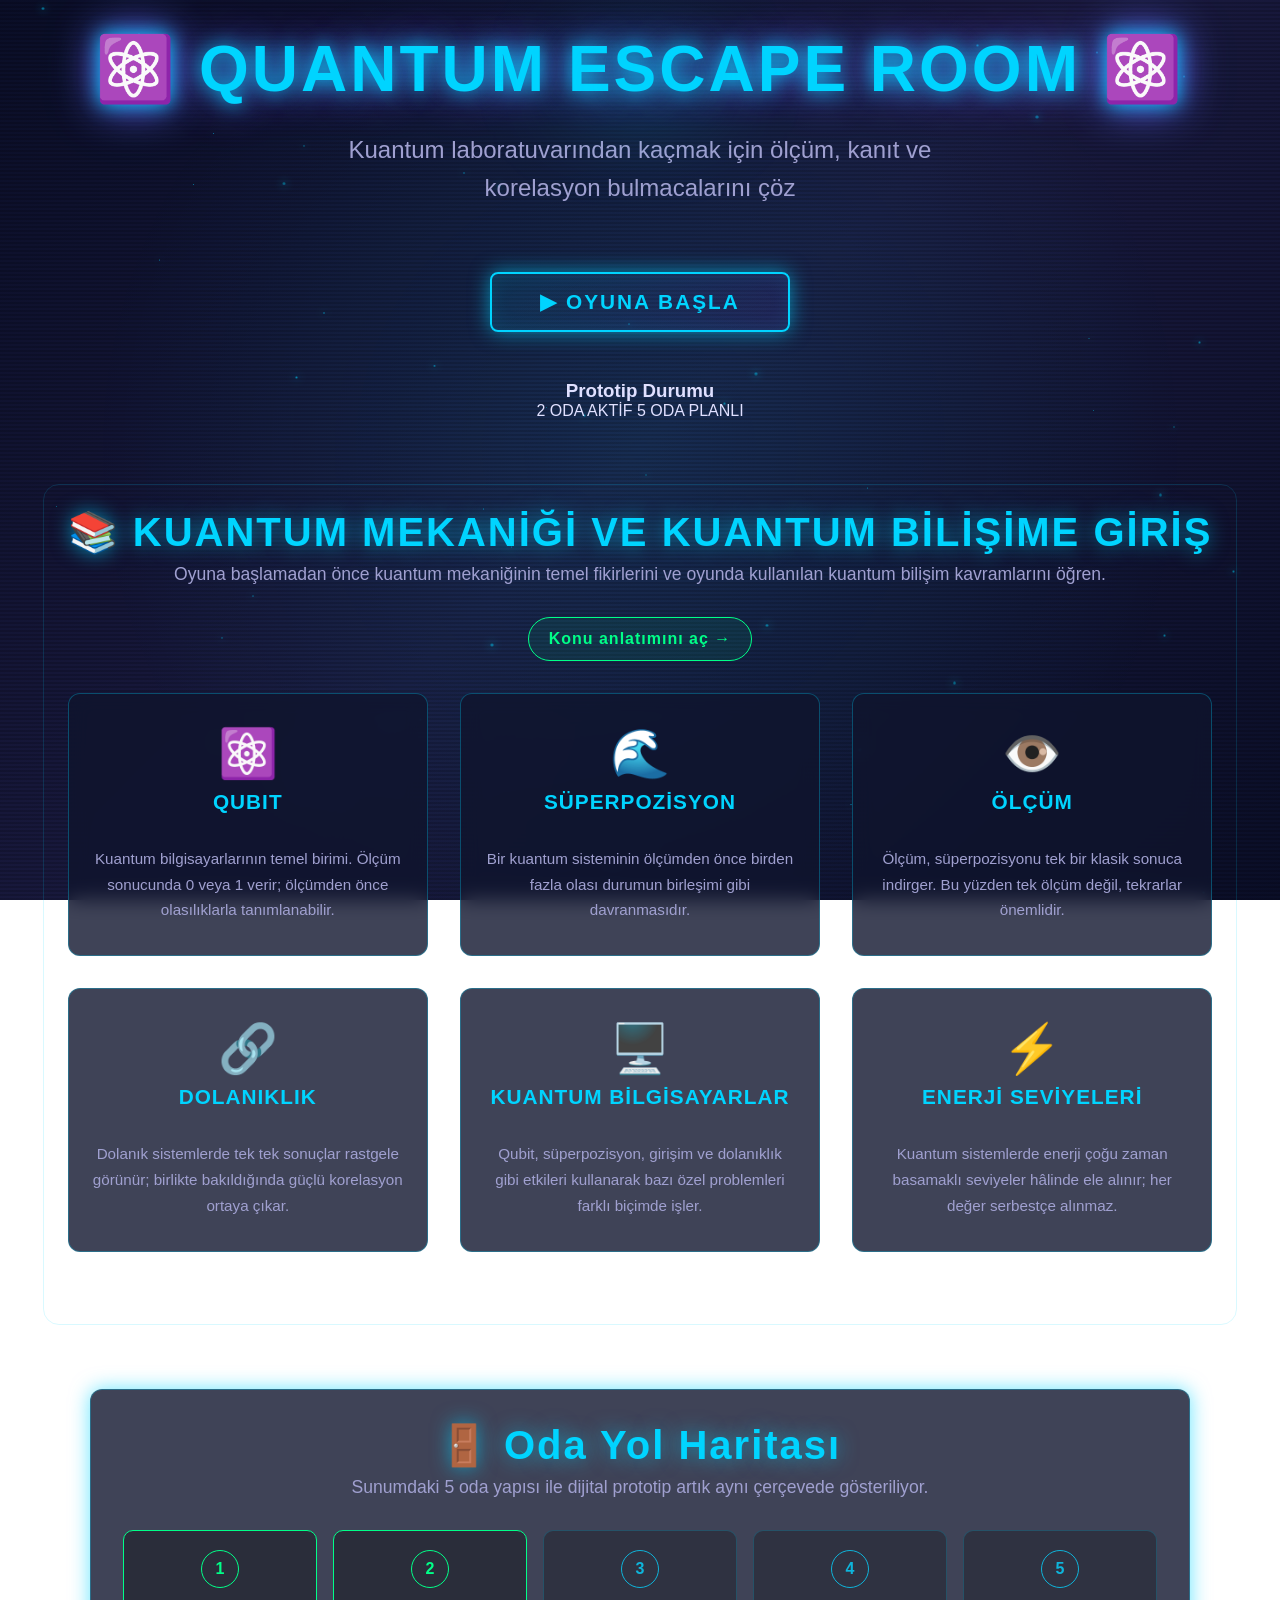
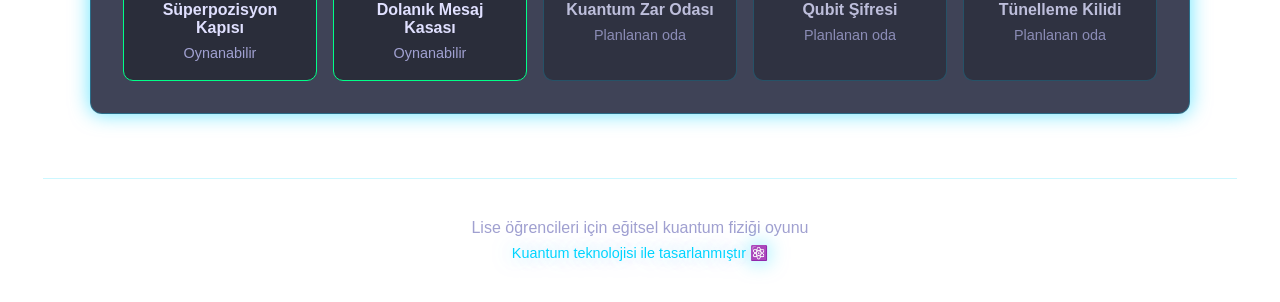
<file: index.html>
<!DOCTYPE html>
<html lang="tr">

<head>
    <meta charset="UTF-8">
    <meta name="viewport" content="width=device-width, initial-scale=1.0">
    <title>Quantum Escape Room - Kuantum Laboratuvarından Kaçış</title>
    <link rel="stylesheet" href="style.css">
</head>

<body>
    <div class="background-effects">
        <div class="particles-container" id="particlesContainer"></div>
        <div class="background-glow"></div>
        <div class="scan-lines"></div>
    </div>

    <div class="main-container">
        <div class="home-screen">
            <div class="header-section">
                <div class="logo-container">
                    <h1 class="main-title">⚛️ QUANTUM ESCAPE ROOM ⚛️</h1>
                    <div class="title-glow"></div>
                </div>
                <p class="subtitle">Kuantum laboratuvarından kaçmak için ölçüm, kanıt ve korelasyon bulmacalarını çöz
                </p>
            </div>

            <div class="cta-section">
                <button class="btn-play" onclick="startGame()">
                    <span class="btn-text">▶ OYUNA BAŞLA</span>
                    <div class="btn-glow"></div>
                </button>
            </div>

            <div class="prototype-notice-top">
                <h3>Prototip Durumu</h3>
                <div class="prototype-badges">
                    <span class="prototype-badge active">2 ODA AKTİF</span>
                    <span class="prototype-badge">5 ODA PLANLI</span>
                </div>
            </div>

            <div class="quantum-intro clickable-intro" onclick="goBasics()" role="button" tabindex="0"
                aria-label="Temel kuantum fiziği konu anlatımına git">
                <h2 class="section-title">📚 KUANTUM MEKANİĞİ VE KUANTUM BİLİŞİME GİRİŞ</h2>
                <p class="section-desc">
                    Oyuna başlamadan önce kuantum mekaniğinin temel fikirlerini ve oyunda kullanılan kuantum bilişim
                    kavramlarını öğren.
                </p>
                <span class="learn-more-pill">Konu anlatımını aç →</span>

                <div class="cards-grid" onclick="event.stopPropagation()">
                    <a class="concept-card concept-card-link" href="quantum-basics.html#qubit">
                        <div class="card-header">
                            <div class="card-icon">⚛️</div>
                            <h3>QUBIT</h3>
                        </div>
                        <p>Kuantum bilgisayarlarının temel birimi. Ölçüm sonucunda 0 veya 1 verir; ölçümden önce
                            olasılıklarla tanımlanabilir.</p>
                    </a>

                    <a class="concept-card concept-card-link" href="quantum-basics.html#superposition">
                        <div class="card-header">
                            <div class="card-icon">🌊</div>
                            <h3>SÜPERPOZİSYON</h3>
                        </div>
                        <p>Bir kuantum sisteminin ölçümden önce birden fazla olası durumun birleşimi gibi davranmasıdır.
                        </p>
                    </a>

                    <a class="concept-card concept-card-link" href="quantum-basics.html#measurement">
                        <div class="card-header">
                            <div class="card-icon">👁️</div>
                            <h3>ÖLÇÜM</h3>
                        </div>
                        <p>Ölçüm, süperpozisyonu tek bir klasik sonuca indirger. Bu yüzden tek ölçüm değil, tekrarlar
                            önemlidir.</p>
                    </a>

                    <a class="concept-card concept-card-link" href="quantum-basics.html#entanglement">
                        <div class="card-header">
                            <div class="card-icon">🔗</div>
                            <h3>DOLANIKLIK</h3>
                        </div>
                        <p>Dolanık sistemlerde tek tek sonuçlar rastgele görünür; birlikte bakıldığında güçlü korelasyon
                            ortaya çıkar.</p>
                    </a>

                    <a class="concept-card concept-card-link" href="quantum-basics.html#quantum-computers">
                        <div class="card-header">
                            <div class="card-icon">🖥️</div>
                            <h3>KUANTUM BİLGİSAYARLAR</h3>
                        </div>
                        <p>Qubit, süperpozisyon, girişim ve dolanıklık gibi etkileri kullanarak bazı özel problemleri
                            farklı biçimde işler.</p>
                    </a>

                    <a class="concept-card concept-card-link" href="quantum-basics.html#energy">
                        <div class="card-header">
                            <div class="card-icon">⚡</div>
                            <h3>ENERJİ SEVİYELERİ</h3>
                        </div>
                        <p>Kuantum sistemlerde enerji çoğu zaman basamaklı seviyeler hâlinde ele alınır; her değer
                            serbestçe alınmaz.</p>
                    </a>
                </div>
            </div>

            <div class="roadmap-section">
                <h2 class="section-title">🚪 Oda Yol Haritası</h2>
                <p class="section-desc">Sunumdaki 5 oda yapısı ile dijital prototip artık aynı çerçevede gösteriliyor.
                </p>
                <div class="roadmap-grid">
                    <div class="roadmap-card playable"><span>1</span>
                        <h4>Süperpozisyon Kapısı</h4>
                        <p>Oynanabilir</p>
                    </div>
                    <div class="roadmap-card playable"><span>2</span>
                        <h4>Dolanık Mesaj Kasası</h4>
                        <p>Oynanabilir</p>
                    </div>
                    <div class="roadmap-card locked"><span>3</span>
                        <h4>Kuantum Zar Odası</h4>
                        <p>Planlanan oda</p>
                    </div>
                    <div class="roadmap-card locked"><span>4</span>
                        <h4>Qubit Şifresi</h4>
                        <p>Planlanan oda</p>
                    </div>
                    <div class="roadmap-card locked"><span>5</span>
                        <h4>Tünelleme Kilidi</h4>
                        <p>Planlanan oda</p>
                    </div>
                </div>
            </div>

            <div class="footer-info">
                <p>Lise öğrencileri için eğitsel kuantum fiziği oyunu</p>
                <p class="footer-credit">Kuantum teknolojisi ile tasarlanmıştır ⚛️</p>
            </div>
        </div>
    </div>

    <script src="script.js"></script>
</body>

</html>
</file>
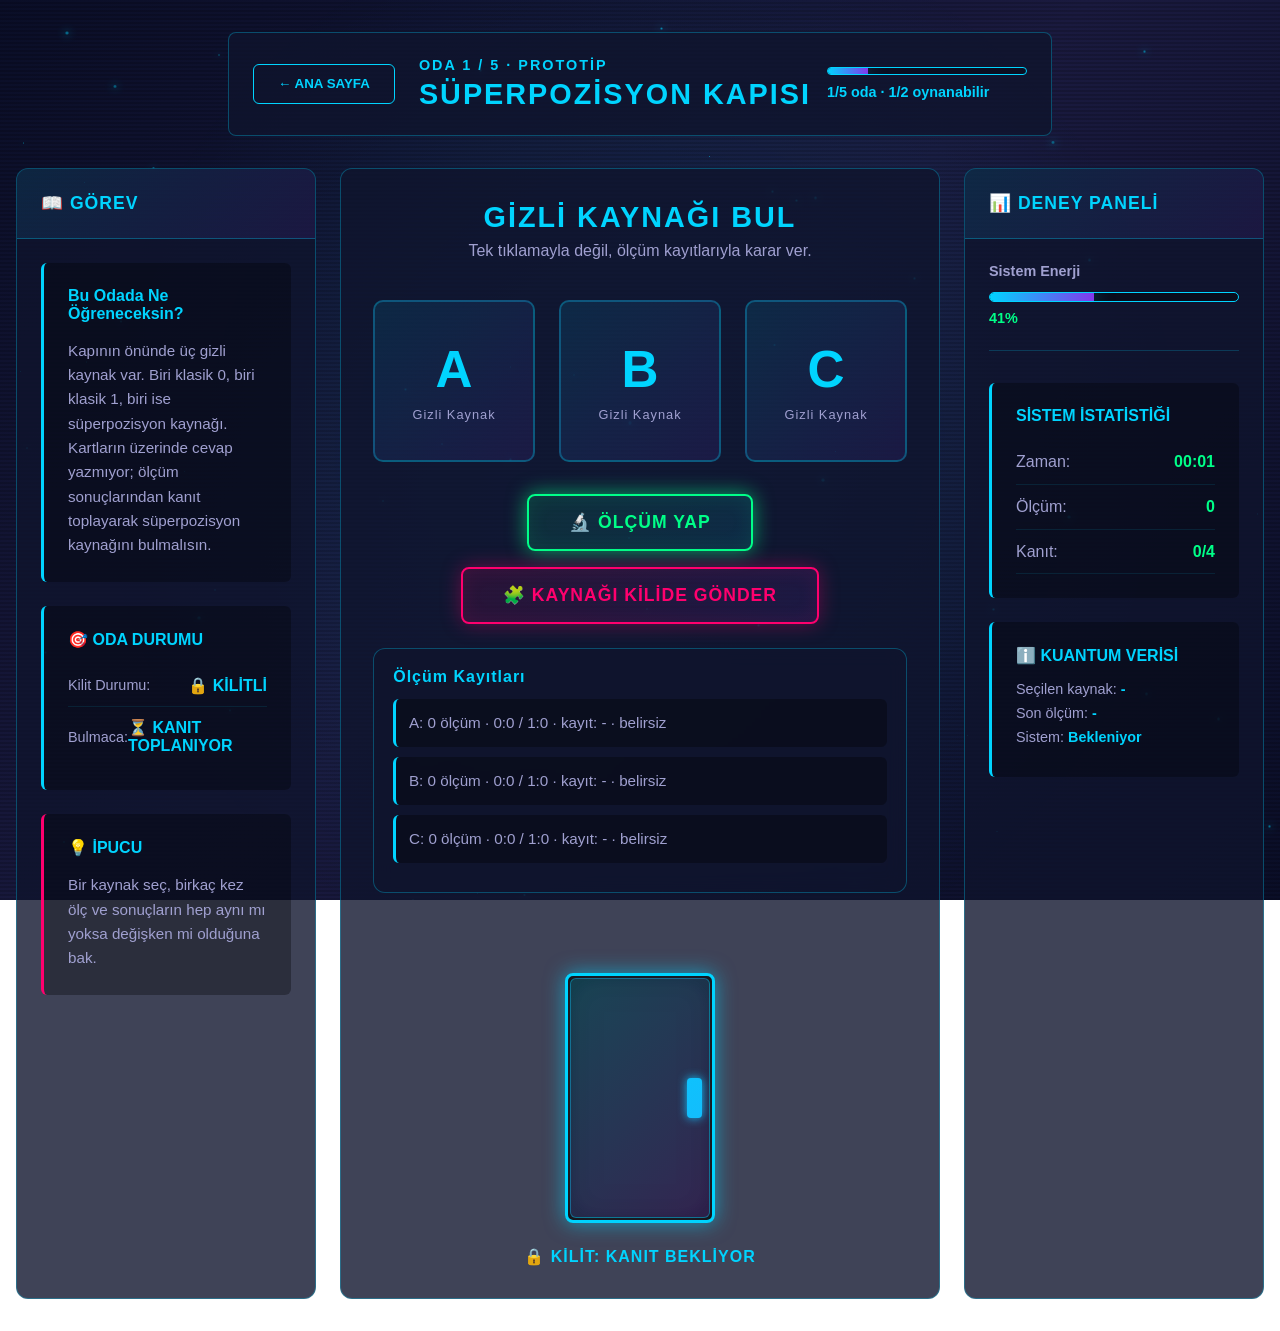
<file: final.html>
<!DOCTYPE html>
<html lang="tr">
<head>
    <meta charset="UTF-8">
    <meta name="viewport" content="width=device-width, initial-scale=1.0">
    <title>Final - Tebrikler | Quantum Escape Room</title>
    <link rel="stylesheet" href="style.css">
</head>
<body>
    <div class="background-effects">
        <div class="particles-container" id="particlesContainer"></div>
        <div class="background-glow"></div>
        <div class="scan-lines"></div>
    </div>

    <div class="main-container">
        <div class="final-screen">
            <div class="celebration-header">
                <h1 class="celebration-title">🎉 TEBRİKLER! 🎉</h1>
                <p class="celebration-subtitle">Oynanabilir Prototipi Başarıyla Tamamladın!</p>
                <div class="confetti" id="confetti"></div>
            </div>

            <div class="results-container">
                <div class="result-card">
                    <h2>🏆 OYUN BAŞARIYLA TAMAMLANDI</h2>
                    
                    <div class="achievement-section">
                        <h3>Oda Durumu</h3>
                        <div class="achievement-list">
                            <div class="achievement-item completed">
                                <span class="achievement-icon">✓</span>
                                <span class="achievement-text">Oda 1 - Süperpozisyon Kapısı · Oynandı</span>
                            </div>
                            <div class="achievement-item completed">
                                <span class="achievement-icon">✓</span>
                                <span class="achievement-text">Oda 2 - Dolanık Mesaj Kasası · Oynandı</span>
                            </div>
                            <div class="achievement-item planned">
                                <span class="achievement-icon">⌛</span>
                                <span class="achievement-text">Oda 3 - Kuantum Zar Odası · Yol haritası</span>
                            </div>
                            <div class="achievement-item planned">
                                <span class="achievement-icon">⌛</span>
                                <span class="achievement-text">Oda 4 - Qubit Şifresi · Yol haritası</span>
                            </div>
                            <div class="achievement-item planned">
                                <span class="achievement-icon">⌛</span>
                                <span class="achievement-text">Oda 5 - Kuantum Tünelleme Kilidi · Yol haritası</span>
                            </div>
                        </div>
                    </div>

                    <div class="learning-summary">
                        <h3>📚 Öğrendiğin Kuantum Kavramları</h3>
                        
                        <div class="concept-summary">
                            <div class="summary-item">
                                <span class="summary-icon">⚛️</span>
                                <h4>QUBIT</h4>
                                <p>Ölçüm sonucunda 0 veya 1 veren, ölçümden önce olasılıksal kuantum durumuyla tanımlanan bilgi birimi.</p>
                            </div>

                            <div class="summary-item">
                                <span class="summary-icon">🌊</span>
                                <h4>SÜPERPOZİSYON</h4>
                                <p>Tek doğru kart değil; tekrar ölçümlerde ortaya çıkan olasılıklı davranış.</p>
                            </div>

                            <div class="summary-item">
                                <span class="summary-icon">👁️</span>
                                <h4>ÖLÇÜM</h4>
                                <p>Qubit ölçüldüğünde tek klasik sonuç alınır. Bu yüzden deney kayıtları ve tekrarlar önemlidir.</p>
                            </div>

                            <div class="summary-item">
                                <span class="summary-icon">🔗</span>
                                <h4>DOLANIKLIK</h4>
                                <p>Tek sonuçtan değil, iki sistemin sonuçları birlikte karşılaştırıldığında görülen korelasyondan anlaşılır.</p>
                            </div>
                        </div>
                    </div>
                </div>
            </div>

            <div class="final-actions">
                <button class="btn-play" onclick="restartGame()">
                    <span class="btn-text">🔄 OYUNU TEKRAR OYNA</span>
                    <div class="btn-glow"></div>
                </button>
                <button class="btn-play secondary" onclick="goHome()">
                    <span class="btn-text">🏠 ANA SAYFAYA DÖN</span>
                    <div class="btn-glow"></div>
                </button>
            </div>

            <div class="final-footer">
                <p>Kuantum fiziğini sevdin mi? Temel konu anlatımı sayfasından tekrar çalışabilirsin. ⚛️</p>
            </div>
        </div>
    </div>

    <script src="script.js"></script>
    <script>
        function createConfetti() {
            const confettiContainer = document.getElementById('confetti');
            if (!confettiContainer) return;
            for (let i = 0; i < 50; i++) {
                const confettiPiece = document.createElement('div');
                confettiPiece.className = 'confetti-piece';
                confettiPiece.style.left = Math.random() * 100 + '%';
                confettiPiece.style.delay = Math.random() * 0.5 + 's';
                confettiContainer.appendChild(confettiPiece);
            }
        }

        window.addEventListener('load', createConfetti);
    </script>
</body>
</html>
</file>
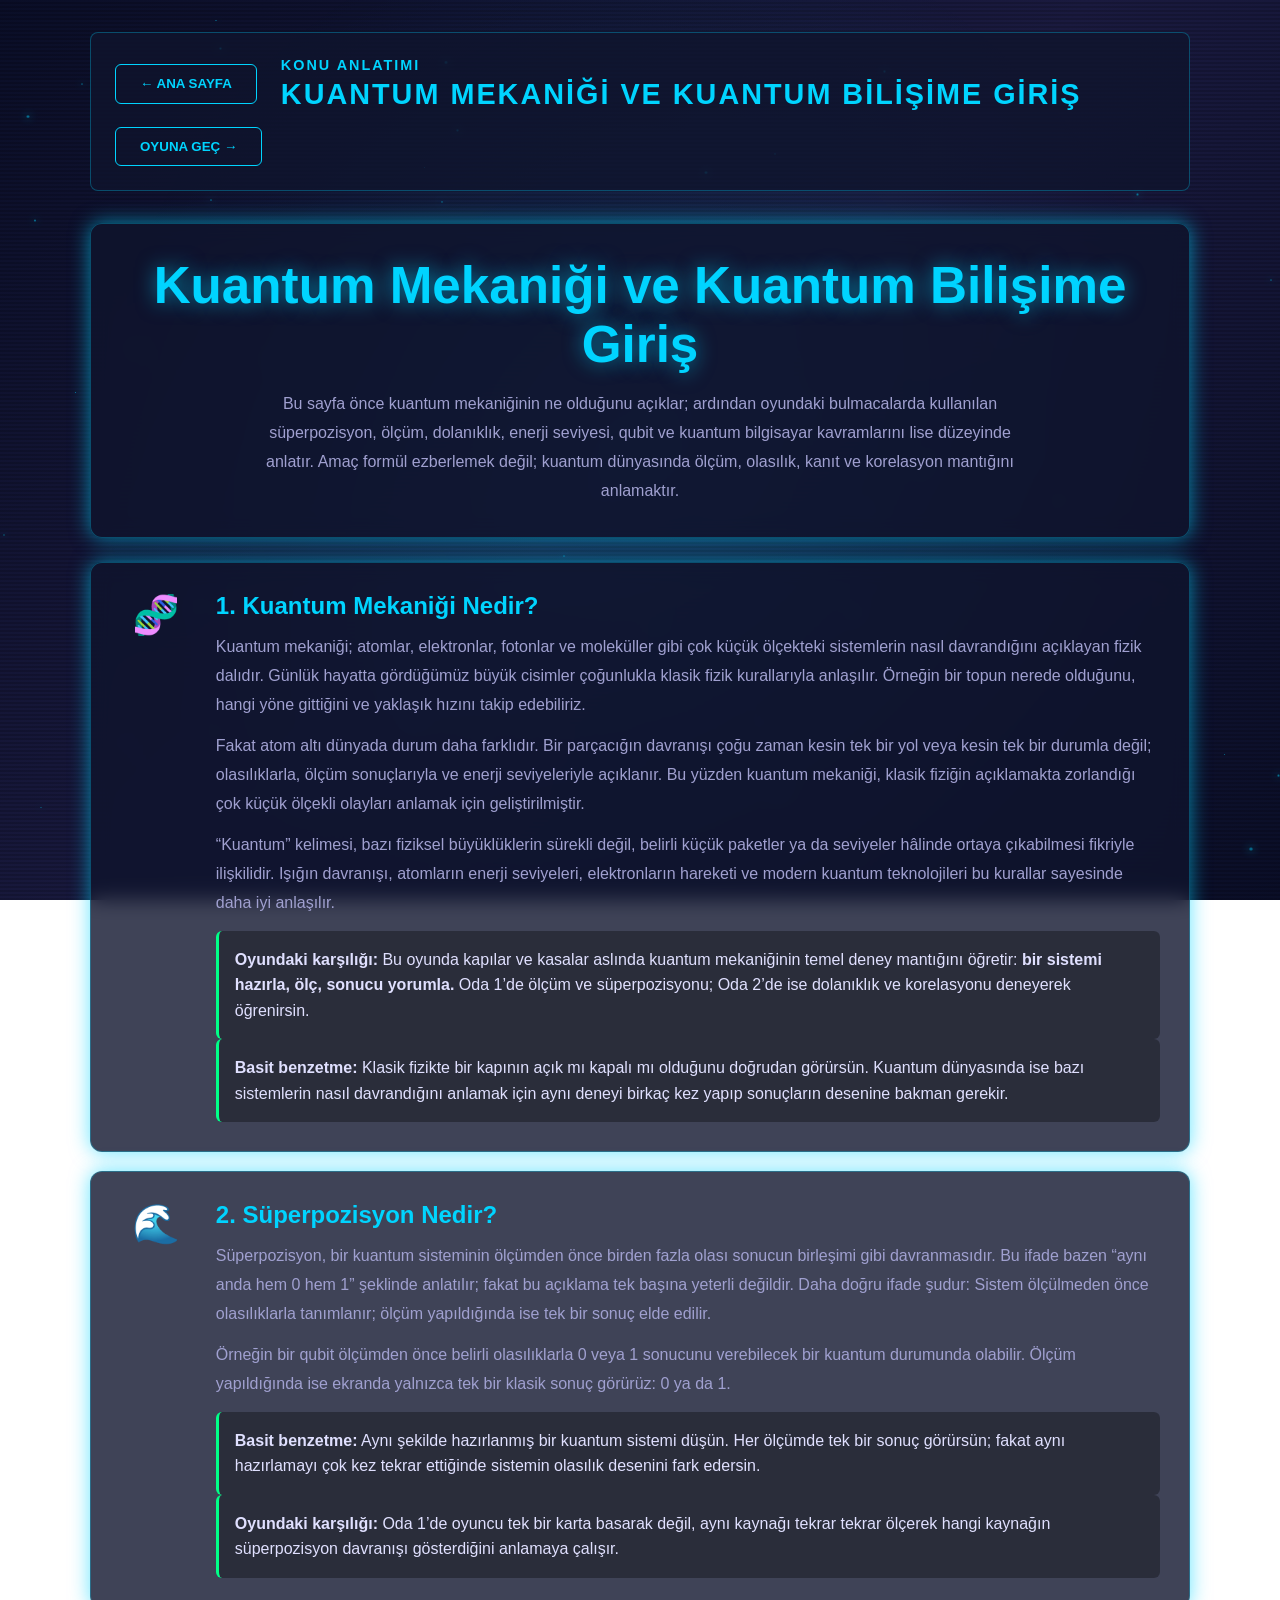
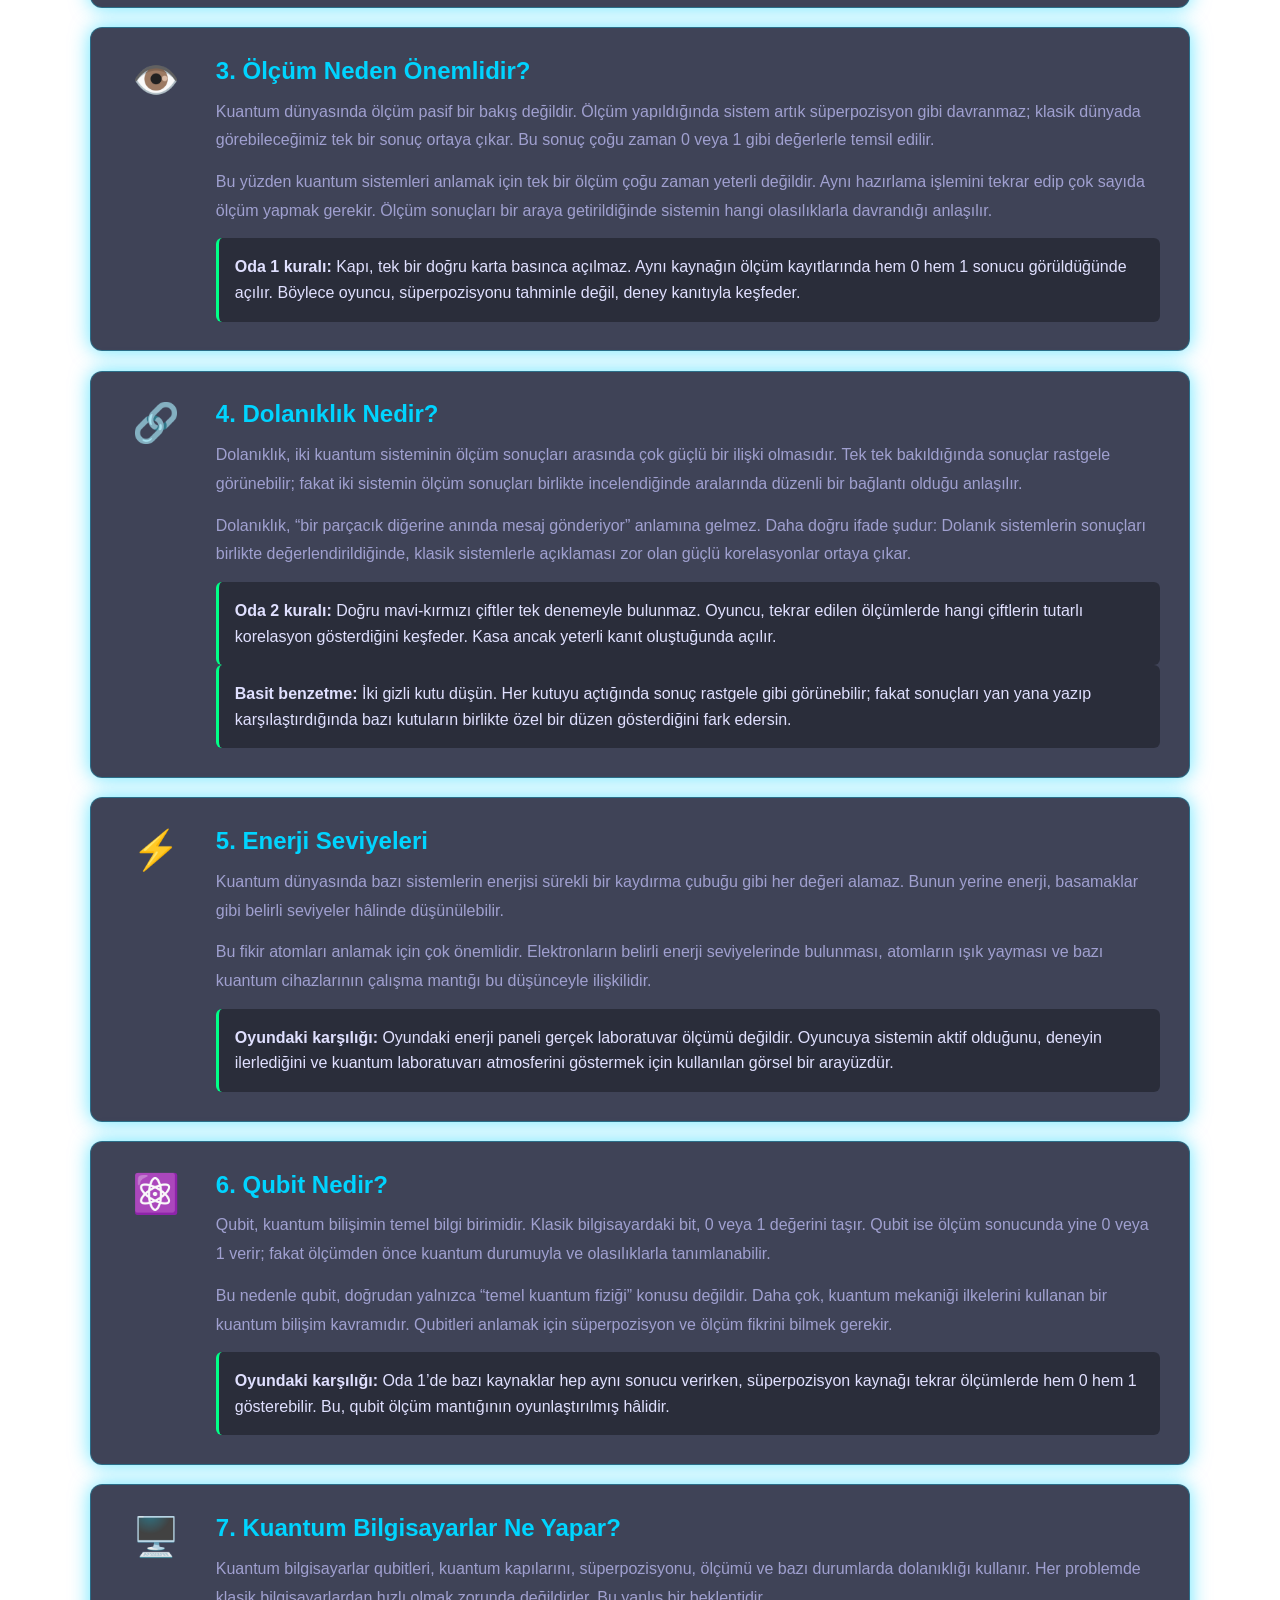
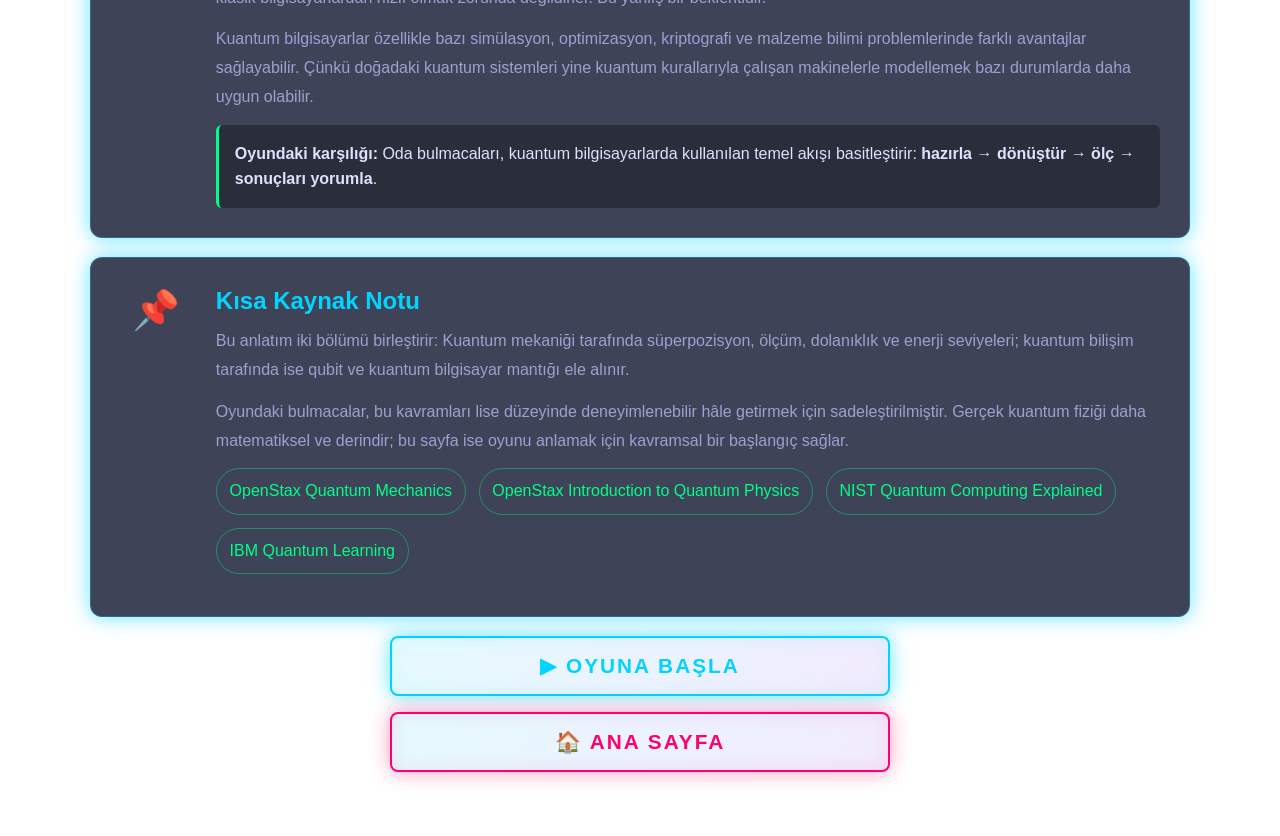
<file: quantum-basics.html>
<!DOCTYPE html>
<html lang="tr">
<head>
    <meta charset="UTF-8">
    <meta name="viewport" content="width=device-width, initial-scale=1.0">
    <title>Kuantum Mekaniği ve Kuantum Bilişime Giriş | Quantum Escape Room</title>
    <link rel="stylesheet" href="style.css">
</head>
<body>
    <div class="background-effects">
        <div class="particles-container" id="particlesContainer"></div>
        <div class="background-glow"></div>
        <div class="scan-lines"></div>
    </div>

    <div class="main-container learning-container">
        <div class="learning-page">

            <!-- Header -->
            <div class="game-header learning-header">
                <div class="header-left">
                    <button class="btn-back" onclick="goHome()">← ANA SAYFA</button>
                    <div class="room-title">
                        <span class="room-badge">KONU ANLATIMI</span>
                        <h2>KUANTUM MEKANİĞİ VE KUANTUM BİLİŞİME GİRİŞ</h2>
                    </div>
                </div>

                <div class="header-right">
                    <button class="btn-back" onclick="startGame()">OYUNA GEÇ →</button>
                </div>
            </div>

            <!-- Hero -->
            <section class="lesson-hero">
                <h1>Kuantum Mekaniği ve Kuantum Bilişime Giriş</h1>
                <p>
                    Bu sayfa önce kuantum mekaniğinin ne olduğunu açıklar; ardından oyundaki bulmacalarda kullanılan
                    süperpozisyon, ölçüm, dolanıklık, enerji seviyesi, qubit ve kuantum bilgisayar kavramlarını lise düzeyinde anlatır.
                    Amaç formül ezberlemek değil; kuantum dünyasında ölçüm, olasılık, kanıt ve korelasyon mantığını anlamaktır.
                </p>
            </section>

            <!-- 1. Quantum Mechanics -->
            <section id="quantum-mechanics" class="lesson-card">
                <div class="lesson-icon">🧬</div>
                <div>
                    <h2>1. Kuantum Mekaniği Nedir?</h2>

                    <p>
                        Kuantum mekaniği; atomlar, elektronlar, fotonlar ve moleküller gibi çok küçük ölçekteki sistemlerin
                        nasıl davrandığını açıklayan fizik dalıdır. Günlük hayatta gördüğümüz büyük cisimler çoğunlukla klasik
                        fizik kurallarıyla anlaşılır. Örneğin bir topun nerede olduğunu, hangi yöne gittiğini ve yaklaşık hızını
                        takip edebiliriz.
                    </p>

                    <p>
                        Fakat atom altı dünyada durum daha farklıdır. Bir parçacığın davranışı çoğu zaman kesin tek bir yol
                        veya kesin tek bir durumla değil; olasılıklarla, ölçüm sonuçlarıyla ve enerji seviyeleriyle açıklanır.
                        Bu yüzden kuantum mekaniği, klasik fiziğin açıklamakta zorlandığı çok küçük ölçekli olayları anlamak için
                        geliştirilmiştir.
                    </p>

                    <p>
                        “Kuantum” kelimesi, bazı fiziksel büyüklüklerin sürekli değil, belirli küçük paketler ya da seviyeler
                        hâlinde ortaya çıkabilmesi fikriyle ilişkilidir. Işığın davranışı, atomların enerji seviyeleri, elektronların
                        hareketi ve modern kuantum teknolojileri bu kurallar sayesinde daha iyi anlaşılır.
                    </p>

                    <div class="mini-example">
                        <strong>Oyundaki karşılığı:</strong>
                        Bu oyunda kapılar ve kasalar aslında kuantum mekaniğinin temel deney mantığını öğretir:
                        <strong>bir sistemi hazırla, ölç, sonucu yorumla.</strong>
                        Oda 1’de ölçüm ve süperpozisyonu; Oda 2’de ise dolanıklık ve korelasyonu deneyerek öğrenirsin.
                    </div>

                    <div class="mini-example">
                        <strong>Basit benzetme:</strong>
                        Klasik fizikte bir kapının açık mı kapalı mı olduğunu doğrudan görürsün.
                        Kuantum dünyasında ise bazı sistemlerin nasıl davrandığını anlamak için aynı deneyi birkaç kez yapıp
                        sonuçların desenine bakman gerekir.
                    </div>
                </div>
            </section>

            <!-- 2. Superposition -->
            <section id="superposition" class="lesson-card">
                <div class="lesson-icon">🌊</div>
                <div>
                    <h2>2. Süperpozisyon Nedir?</h2>

                    <p>
                        Süperpozisyon, bir kuantum sisteminin ölçümden önce birden fazla olası sonucun birleşimi gibi davranmasıdır.
                        Bu ifade bazen “aynı anda hem 0 hem 1” şeklinde anlatılır; fakat bu açıklama tek başına yeterli değildir.
                        Daha doğru ifade şudur: Sistem ölçülmeden önce olasılıklarla tanımlanır; ölçüm yapıldığında ise tek bir sonuç elde edilir.
                    </p>

                    <p>
                        Örneğin bir qubit ölçümden önce belirli olasılıklarla 0 veya 1 sonucunu verebilecek bir kuantum durumunda olabilir.
                        Ölçüm yapıldığında ise ekranda yalnızca tek bir klasik sonuç görürüz: 0 ya da 1.
                    </p>

                    <div class="mini-example">
                        <strong>Basit benzetme:</strong>
                        Aynı şekilde hazırlanmış bir kuantum sistemi düşün. Her ölçümde tek bir sonuç görürsün; fakat aynı hazırlamayı
                        çok kez tekrar ettiğinde sistemin olasılık desenini fark edersin.
                    </div>

                    <div class="mini-example">
                        <strong>Oyundaki karşılığı:</strong>
                        Oda 1’de oyuncu tek bir karta basarak değil, aynı kaynağı tekrar tekrar ölçerek hangi kaynağın süperpozisyon
                        davranışı gösterdiğini anlamaya çalışır.
                    </div>
                </div>
            </section>

            <!-- 3. Measurement -->
            <section id="measurement" class="lesson-card">
                <div class="lesson-icon">👁️</div>
                <div>
                    <h2>3. Ölçüm Neden Önemlidir?</h2>

                    <p>
                        Kuantum dünyasında ölçüm pasif bir bakış değildir. Ölçüm yapıldığında sistem artık süperpozisyon gibi davranmaz;
                        klasik dünyada görebileceğimiz tek bir sonuç ortaya çıkar. Bu sonuç çoğu zaman 0 veya 1 gibi değerlerle temsil edilir.
                    </p>

                    <p>
                        Bu yüzden kuantum sistemleri anlamak için tek bir ölçüm çoğu zaman yeterli değildir. Aynı hazırlama işlemini tekrar edip
                        çok sayıda ölçüm yapmak gerekir. Ölçüm sonuçları bir araya getirildiğinde sistemin hangi olasılıklarla davrandığı anlaşılır.
                    </p>

                    <div class="mini-example">
                        <strong>Oda 1 kuralı:</strong>
                        Kapı, tek bir doğru karta basınca açılmaz. Aynı kaynağın ölçüm kayıtlarında hem 0 hem 1 sonucu görüldüğünde açılır.
                        Böylece oyuncu, süperpozisyonu tahminle değil, deney kanıtıyla keşfeder.
                    </div>
                </div>
            </section>

            <!-- 4. Entanglement -->
            <section id="entanglement" class="lesson-card">
                <div class="lesson-icon">🔗</div>
                <div>
                    <h2>4. Dolanıklık Nedir?</h2>

                    <p>
                        Dolanıklık, iki kuantum sisteminin ölçüm sonuçları arasında çok güçlü bir ilişki olmasıdır.
                        Tek tek bakıldığında sonuçlar rastgele görünebilir; fakat iki sistemin ölçüm sonuçları birlikte incelendiğinde
                        aralarında düzenli bir bağlantı olduğu anlaşılır.
                    </p>

                    <p>
                        Dolanıklık, “bir parçacık diğerine anında mesaj gönderiyor” anlamına gelmez.
                        Daha doğru ifade şudur: Dolanık sistemlerin sonuçları birlikte değerlendirildiğinde, klasik sistemlerle açıklaması
                        zor olan güçlü korelasyonlar ortaya çıkar.
                    </p>

                    <div class="mini-example">
                        <strong>Oda 2 kuralı:</strong>
                        Doğru mavi-kırmızı çiftler tek denemeyle bulunmaz. Oyuncu, tekrar edilen ölçümlerde hangi çiftlerin tutarlı korelasyon
                        gösterdiğini keşfeder. Kasa ancak yeterli kanıt oluştuğunda açılır.
                    </div>

                    <div class="mini-example">
                        <strong>Basit benzetme:</strong>
                        İki gizli kutu düşün. Her kutuyu açtığında sonuç rastgele gibi görünebilir; fakat sonuçları yan yana yazıp karşılaştırdığında
                        bazı kutuların birlikte özel bir düzen gösterdiğini fark edersin.
                    </div>
                </div>
            </section>

            <!-- 5. Energy Levels -->
            <section id="energy" class="lesson-card">
                <div class="lesson-icon">⚡</div>
                <div>
                    <h2>5. Enerji Seviyeleri</h2>

                    <p>
                        Kuantum dünyasında bazı sistemlerin enerjisi sürekli bir kaydırma çubuğu gibi her değeri alamaz.
                        Bunun yerine enerji, basamaklar gibi belirli seviyeler hâlinde düşünülebilir.
                    </p>

                    <p>
                        Bu fikir atomları anlamak için çok önemlidir. Elektronların belirli enerji seviyelerinde bulunması,
                        atomların ışık yayması ve bazı kuantum cihazlarının çalışma mantığı bu düşünceyle ilişkilidir.
                    </p>

                    <div class="mini-example">
                        <strong>Oyundaki karşılığı:</strong>
                        Oyundaki enerji paneli gerçek laboratuvar ölçümü değildir. Oyuncuya sistemin aktif olduğunu,
                        deneyin ilerlediğini ve kuantum laboratuvarı atmosferini göstermek için kullanılan görsel bir arayüzdür.
                    </div>
                </div>
            </section>

            <!-- 6. Qubit -->
            <section id="qubit" class="lesson-card">
                <div class="lesson-icon">⚛️</div>
                <div>
                    <h2>6. Qubit Nedir?</h2>

                    <p>
                        Qubit, kuantum bilişimin temel bilgi birimidir. Klasik bilgisayardaki bit, 0 veya 1 değerini taşır.
                        Qubit ise ölçüm sonucunda yine 0 veya 1 verir; fakat ölçümden önce kuantum durumuyla ve olasılıklarla tanımlanabilir.
                    </p>

                    <p>
                        Bu nedenle qubit, doğrudan yalnızca “temel kuantum fiziği” konusu değildir. Daha çok, kuantum mekaniği ilkelerini
                        kullanan bir kuantum bilişim kavramıdır. Qubitleri anlamak için süperpozisyon ve ölçüm fikrini bilmek gerekir.
                    </p>

                    <div class="mini-example">
                        <strong>Oyundaki karşılığı:</strong>
                        Oda 1’de bazı kaynaklar hep aynı sonucu verirken, süperpozisyon kaynağı tekrar ölçümlerde hem 0 hem 1 gösterebilir.
                        Bu, qubit ölçüm mantığının oyunlaştırılmış hâlidir.
                    </div>
                </div>
            </section>

            <!-- 7. Quantum Computers -->
            <section id="quantum-computers" class="lesson-card">
                <div class="lesson-icon">🖥️</div>
                <div>
                    <h2>7. Kuantum Bilgisayarlar Ne Yapar?</h2>

                    <p>
                        Kuantum bilgisayarlar qubitleri, kuantum kapılarını, süperpozisyonu, ölçümü ve bazı durumlarda dolanıklığı kullanır.
                        Her problemde klasik bilgisayarlardan hızlı olmak zorunda değildirler. Bu yanlış bir beklentidir.
                    </p>

                    <p>
                        Kuantum bilgisayarlar özellikle bazı simülasyon, optimizasyon, kriptografi ve malzeme bilimi problemlerinde
                        farklı avantajlar sağlayabilir. Çünkü doğadaki kuantum sistemleri yine kuantum kurallarıyla çalışan makinelerle
                        modellemek bazı durumlarda daha uygun olabilir.
                    </p>

                    <div class="mini-example">
                        <strong>Oyundaki karşılığı:</strong>
                        Oda bulmacaları, kuantum bilgisayarlarda kullanılan temel akışı basitleştirir:
                        <strong>hazırla → dönüştür → ölç → sonuçları yorumla</strong>.
                    </div>
                </div>
            </section>

            <!-- Source Note -->
            <section class="lesson-card source-card">
                <div class="lesson-icon">📌</div>
                <div>
                    <h2>Kısa Kaynak Notu</h2>

                    <p>
                        Bu anlatım iki bölümü birleştirir:
                        Kuantum mekaniği tarafında süperpozisyon, ölçüm, dolanıklık ve enerji seviyeleri;
                        kuantum bilişim tarafında ise qubit ve kuantum bilgisayar mantığı ele alınır.
                    </p>

                    <p>
                        Oyundaki bulmacalar, bu kavramları lise düzeyinde deneyimlenebilir hâle getirmek için sadeleştirilmiştir.
                        Gerçek kuantum fiziği daha matematiksel ve derindir; bu sayfa ise oyunu anlamak için kavramsal bir başlangıç sağlar.
                    </p>

                    <p class="source-links">
                        <a href="https://openstax.org/books/university-physics-volume-3/pages/7-introduction" target="_blank" rel="noopener">
                            OpenStax Quantum Mechanics
                        </a>
                        <a href="https://openstax.org/books/college-physics-2e/pages/29-introduction-to-quantum-physics" target="_blank" rel="noopener">
                            OpenStax Introduction to Quantum Physics
                        </a>
                        <a href="https://www.nist.gov/quantum-information-science/quantum-computing-explained" target="_blank" rel="noopener">
                            NIST Quantum Computing Explained
                        </a>
                        <a href="https://quantum.cloud.ibm.com/learning/en/courses/use-a-qc-today/build-and-run-your-first-quantum-program" target="_blank" rel="noopener">
                            IBM Quantum Learning
                        </a>
                    </p>
                </div>
            </section>

            <!-- Actions -->
            <div class="final-actions">
                <button class="btn-play" onclick="startGame()">
                    <span class="btn-text">▶ OYUNA BAŞLA</span>
                    <div class="btn-glow"></div>
                </button>

                <button class="btn-play secondary" onclick="goHome()">
                    <span class="btn-text">🏠 ANA SAYFA</span>
                    <div class="btn-glow"></div>
                </button>
            </div>

        </div>
    </div>

    <script src="script.js"></script>
</body>
</html>
</file>
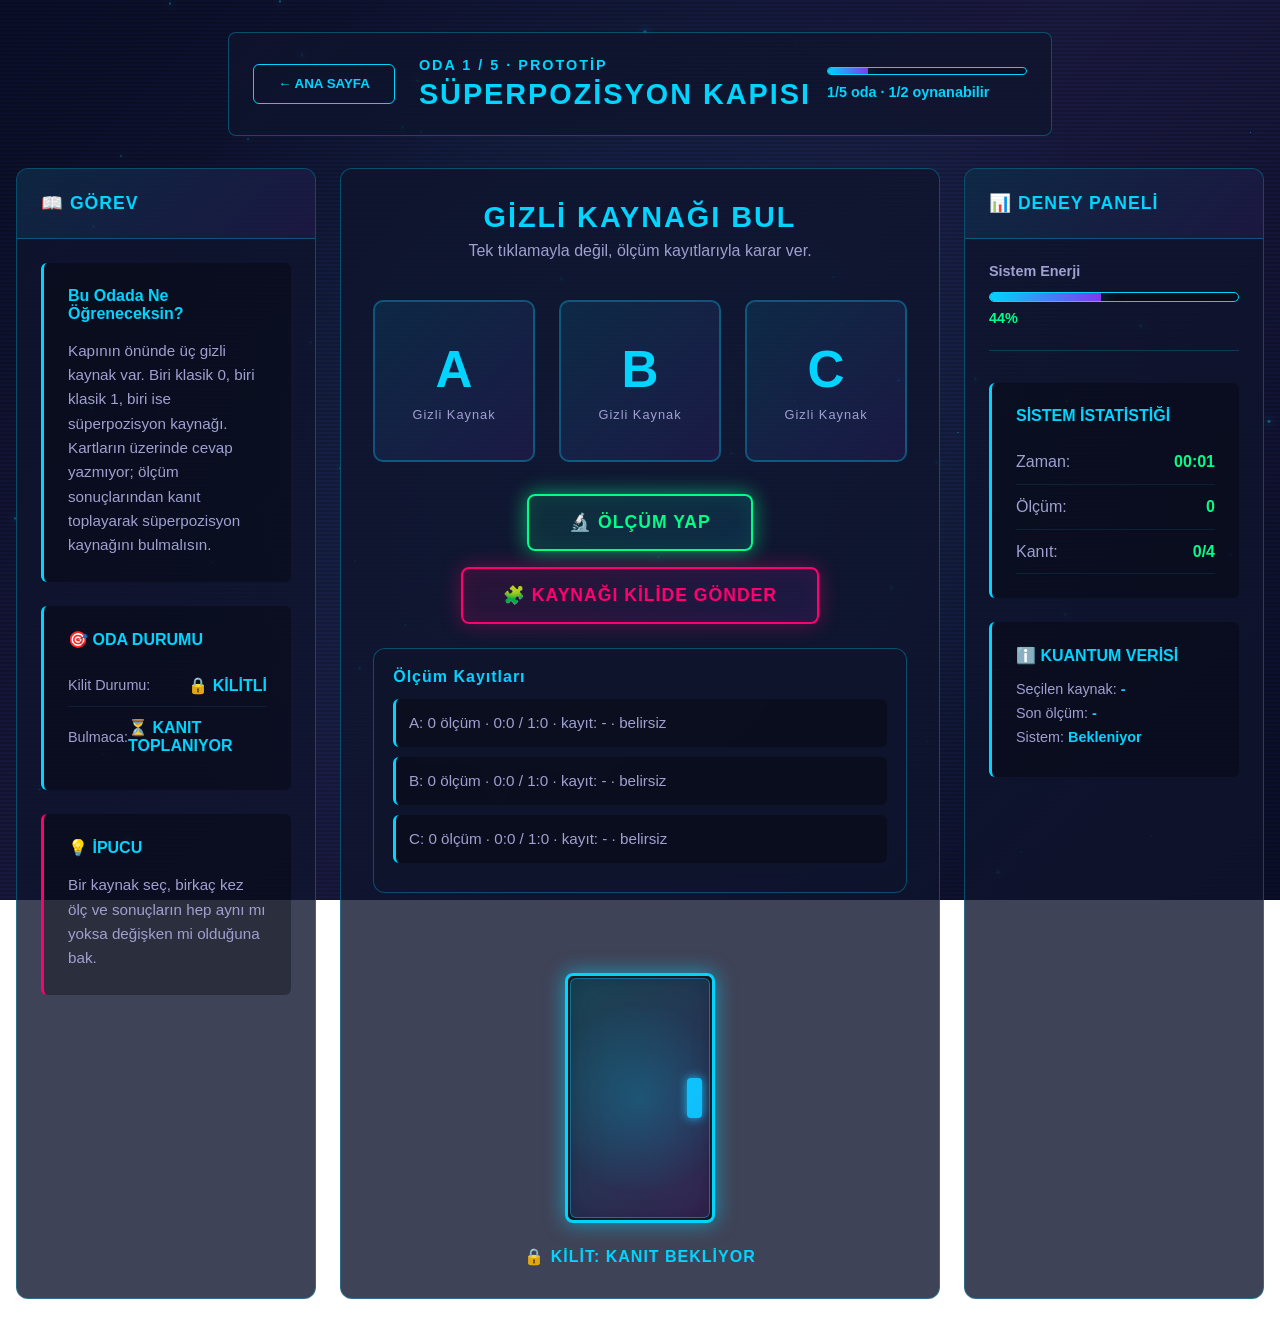
<file: room1.html>
<!DOCTYPE html>
<html lang="tr">
<head>
    <meta charset="UTF-8">
    <meta name="viewport" content="width=device-width, initial-scale=1.0">
    <title>Oda 1 - Süperpozisyon Kapısı | Quantum Escape Room</title>
    <link rel="stylesheet" href="style.css">
</head>
<body>
    <div class="background-effects">
        <div class="particles-container" id="particlesContainer"></div>
        <div class="background-glow"></div>
        <div class="scan-lines"></div>
    </div>

    <div class="main-container game-container">
        <div class="game-header">
            <div class="header-left">
                <button class="btn-back" onclick="goHome()">← ANA SAYFA</button>
                <div class="room-title">
                    <span class="room-badge">ODA 1 / 5 · PROTOTİP</span>
                    <h2>SÜPERPOZİSYON KAPISI</h2>
                </div>
            </div>
            <div class="header-right">
                <div class="progress-indicator">
                    <div class="progress-bar">
                        <div class="progress-fill" style="width: 20%"></div>
                    </div>
                    <span class="progress-text">1/5 oda · 1/2 oynanabilir</span>
                </div>
            </div>
        </div>

        <div class="game-screen">
            <div class="game-panel left-panel">
                <div class="panel-header">
                    <h3>📖 GÖREV</h3>
                </div>
                <div class="panel-content">
                    <div class="objective-box">
                        <h4>Bu Odada Ne Öğreneceksin?</h4>
                        <p>Kapının önünde üç gizli kaynak var. Biri klasik 0, biri klasik 1, biri ise süperpozisyon kaynağı. Kartların üzerinde cevap yazmıyor; ölçüm sonuçlarından kanıt toplayarak süperpozisyon kaynağını bulmalısın.</p>
                    </div>

                    <div class="status-box">
                        <h4>🎯 ODA DURUMU</h4>
                        <div class="status-item">
                            <span class="status-label">Kilit Durumu:</span>
                            <span class="status-value" id="lockStatus">🔒 KİLİTLİ</span>
                        </div>
                        <div class="status-item">
                            <span class="status-label">Bulmaca:</span>
                            <span class="status-value" id="puzzleStatus">⏳ KANIT TOPLANIYOR</span>
                        </div>
                    </div>

                    <div class="hint-box">
                        <h4>💡 İPUCU</h4>
                        <p id="hintText">Bir kaynak seç, birkaç kez ölç ve sonuçların hep aynı mı yoksa değişken mi olduğuna bak.</p>
                    </div>
                </div>
            </div>

            <div class="game-panel center-panel">
                <div class="puzzle-section">
                    <div class="puzzle-header">
                        <h3>GİZLİ KAYNAĞI BUL</h3>
                        <p>Tek tıklamayla değil, ölçüm kayıtlarıyla karar ver.</p>
                    </div>

                    <div class="quantum-cards mystery-cards">
                        <div class="quantum-card mystery-card" data-station="A" role="button" tabindex="0">
                            <div class="card-display">
                                <span class="card-value">A</span>
                                <span class="card-label">Gizli Kaynak</span>
                            </div>
                            <div class="card-glow"></div>
                        </div>

                        <div class="quantum-card mystery-card" data-station="B" role="button" tabindex="0">
                            <div class="card-display">
                                <span class="card-value">B</span>
                                <span class="card-label">Gizli Kaynak</span>
                            </div>
                            <div class="card-glow"></div>
                        </div>

                        <div class="quantum-card mystery-card" data-station="C" role="button" tabindex="0">
                            <div class="card-display">
                                <span class="card-value">C</span>
                                <span class="card-label">Gizli Kaynak</span>
                            </div>
                            <div class="card-glow"></div>
                        </div>
                    </div>

                    <div class="action-row">
                        <button class="btn-action" id="measureBtn">
                            <span class="btn-action-text">🔬 ÖLÇÜM YAP</span>
                            <div class="btn-action-glow"></div>
                        </button>
                        <button class="btn-action secondary-action" id="submitRoom1Btn">
                            <span class="btn-action-text">🧩 KAYNAĞI KİLİDE GÖNDER</span>
                            <div class="btn-action-glow"></div>
                        </button>
                    </div>

                    <div class="evidence-board" id="room1EvidenceBoard">
                        <div class="board-title">Ölçüm Kayıtları</div>
                        <div class="station-readout" id="readout-A">A: 0 ölçüm · 0:0 / 1:0</div>
                        <div class="station-readout" id="readout-B">B: 0 ölçüm · 0:0 / 1:0</div>
                        <div class="station-readout" id="readout-C">C: 0 ölçüm · 0:0 / 1:0</div>
                    </div>
                </div>

                <div class="door-container" id="doorContainer">
                    <div class="door-frame">
                        <div class="door-handle"></div>
                        <div class="door" id="gameDoor">
                            <div class="door-glow"></div>
                        </div>
                    </div>
                    <p id="doorStatus">🔒 KİLİT: KANIT BEKLİYOR</p>
                </div>
            </div>

            <div class="game-panel right-panel">
                <div class="panel-header">
                    <h3>📊 DENEY PANELİ</h3>
                </div>
                <div class="panel-content">
                    <div class="energy-bar">
                        <div class="energy-label">Sistem Enerji</div>
                        <div class="energy-level">
                            <div class="energy-fill" id="energyFill"></div>
                        </div>
                        <div class="energy-value" id="energyValue">0%</div>
                    </div>

                    <div class="status-panel">
                        <h4>SİSTEM İSTATİSTİĞİ</h4>
                        <div class="stat-item">
                            <span class="stat-label">Zaman:</span>
                            <span class="stat-value" id="timeValue">00:00</span>
                        </div>
                        <div class="stat-item">
                            <span class="stat-label">Ölçüm:</span>
                            <span class="stat-value" id="attemptValue">0</span>
                        </div>
                        <div class="stat-item">
                            <span class="stat-label">Kanıt:</span>
                            <span class="stat-value" id="successRate">0/4</span>
                        </div>
                    </div>

                    <div class="info-section">
                        <h4>ℹ️ KUANTUM VERİSİ</h4>
                        <p class="info-text">Seçilen kaynak: <span id="selectedState">-</span></p>
                        <p class="info-text">Son ölçüm: <span id="lastMeasurement">-</span></p>
                        <p class="info-text">Sistem: <span id="systemStatus">Bekleniyor</span></p>
                    </div>
                </div>
            </div>
        </div>
    </div>

    <div class="modal" id="successModal">
        <div class="modal-content success-modal">
            <div class="modal-header">
                <h2>🎉 BAŞARILI!</h2>
                <p>Süperpozisyon Kaynağı Kanıtlandı</p>
            </div>

            <div class="learning-card">
                <h3>ÖLÇÜMDE NE OLDU?</h3>

                <div class="measurement-result-box">
                    <p>Bulduğun süperpozisyon kaynağı:</p>
                    <span id="room1Answer">?</span>
                </div>

                <p>Klasik kaynaklar her ölçümde aynı sonucu verir. Süperpozisyon kaynağı ise ölçüldüğünde 0 ya da 1 sonucuna çöker. Tek ölçüm şans eseri yanıltabilir; bu yüzden kapı, aynı kaynaktan hem 0 hem 1 gözlemlediğinde açıldı.</p>

                <div class="benzetme-section">
                    <h4>💡 GÜNLÜK HAYAT BENZETMESİ</h4>
                    <p>Bir kutudan sürekli aynı renk top çıkıyorsa kutu büyük olasılıkla tek türdür. Ama aynı hazırlamadan farklı sonuçlar geliyorsa, sistemin olasılıklı davrandığını anlarsın.</p>
                </div>

                <div class="key-message">
                    <p><strong>Temel Mesaj:</strong> Süperpozisyonu anlamak için tek “doğru kart” yetmez; aynı hazırlamayı tekrar ölçüp sonuç dağılımına bakmak gerekir.</p>
                </div>
            </div>

            <div class="modal-actions">
                <button class="btn-primary" onclick="goToRoom2()">Oda 2'ye Git →</button>
            </div>
        </div>
    </div>

    <script src="script.js"></script>
</body>
</html>
</file>
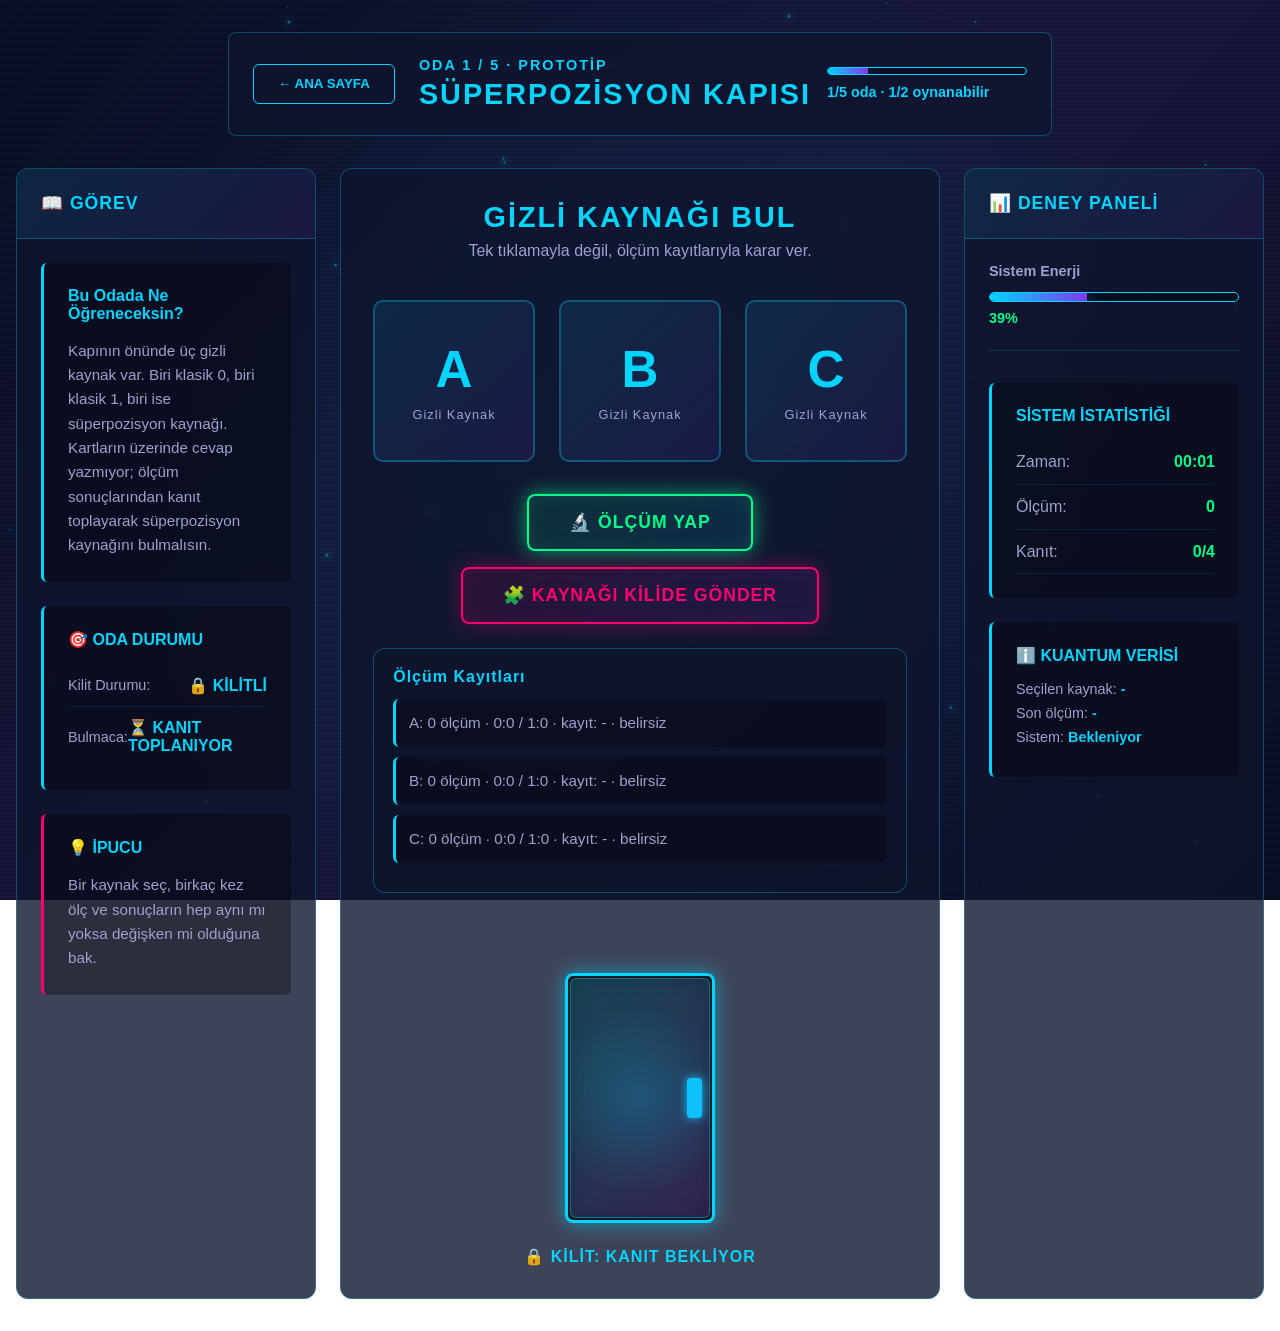
<file: room2.html>
<!DOCTYPE html>
<html lang="tr">
<head>
    <meta charset="UTF-8">
    <meta name="viewport" content="width=device-width, initial-scale=1.0">
    <title>Oda 2 - Dolanık Mesaj | Quantum Escape Room</title>
    <link rel="stylesheet" href="style.css">
</head>
<body>
    <div class="background-effects">
        <div class="particles-container" id="particlesContainer"></div>
        <div class="background-glow"></div>
        <div class="scan-lines"></div>
    </div>

    <div class="main-container game-container">
        <div class="game-header">
            <div class="header-left">
                <button class="btn-back" onclick="goHome()">← ANA SAYFA</button>
                <div class="room-title">
                    <span class="room-badge room-badge-2">ODA 2 / 5 · PROTOTİP</span>
                    <h2>DOLANIK MESAJ KASASI</h2>
                </div>
            </div>
            <div class="header-right">
                <div class="progress-indicator">
                    <div class="progress-bar">
                        <div class="progress-fill" style="width: 40%"></div>
                    </div>
                    <span class="progress-text">2/5 oda · 2/2 oynanabilir</span>
                </div>
            </div>
        </div>

        <div class="game-screen">
            <div class="game-panel left-panel">
                <div class="panel-header">
                    <h3>📖 GÖREV</h3>
                </div>
                <div class="panel-content">
                    <div class="objective-box">
                        <h4>Bu Odada Ne Öğreneceksin?</h4>
                        <p>Bu odada dolanıklığı doğrudan “zıtları eşleştir” diye tahmin etmeyeceksin. Mavi ve kırmızı kapsülleri birlikte ölçerek hangi çiftlerin tutarlı korelasyon verdiğini keşfedeceksin.</p>
                    </div>

                    <div class="status-box">
                        <h4>🎯 ODA DURUMU</h4>
                        <div class="status-item">
                            <span class="status-label">Kilit Durumu:</span>
                            <span class="status-value" id="lockStatus">🔒 KİLİTLİ</span>
                        </div>
                        <div class="status-item">
                            <span class="status-label">Doğrulanan Çift:</span>
                            <span class="status-value" id="matchStatus">0/3 ✓</span>
                        </div>
                    </div>

                    <div class="hint-box">
                        <h4>💡 İPUCU</h4>
                        <p id="hintText">Bir mavi ve bir kırmızı kapsül seç. Aynı çift tekrar tekrar tutarlı ilişki gösteriyorsa dolanık çift olabilir.</p>
                    </div>
                </div>
            </div>

            <div class="game-panel center-panel">
                <div class="puzzle-section">
                    <div class="puzzle-header">
                        <h3>KORELASYONU KEŞFET</h3>
                        <p>Tek deneme yetmez; aynı çifti en az iki kez doğrula.</p>
                    </div>

                    <div class="entanglement-system discovery-system">
                        <div class="quantum-box blue-box">
                            <div class="box-header">
                                <span class="box-label">MAVİ KAPSÜLLER</span>
                                <span class="box-icon">□</span>
                            </div>
                            <div class="box-cards">
                                <div class="entangle-card" data-box="blue" data-id="B1" role="button" tabindex="0">
                                    <span class="card-symbol">B1</span>
                                    <span class="card-desc">Gizli durum</span>
                                    <div class="connection-line"></div>
                                </div>
                                <div class="entangle-card" data-box="blue" data-id="B2" role="button" tabindex="0">
                                    <span class="card-symbol">B2</span>
                                    <span class="card-desc">Gizli durum</span>
                                    <div class="connection-line"></div>
                                </div>
                                <div class="entangle-card" data-box="blue" data-id="B3" role="button" tabindex="0">
                                    <span class="card-symbol">B3</span>
                                    <span class="card-desc">Gizli durum</span>
                                    <div class="connection-line"></div>
                                </div>
                            </div>
                        </div>

                        <div class="quantum-box red-box">
                            <div class="box-header">
                                <span class="box-label">KIRMIZI KAPSÜLLER</span>
                                <span class="box-icon">□</span>
                            </div>
                            <div class="box-cards">
                                <div class="entangle-card" data-box="red" data-id="R1" role="button" tabindex="0">
                                    <span class="card-symbol">R1</span>
                                    <span class="card-desc">Gizli durum</span>
                                    <div class="connection-line"></div>
                                </div>
                                <div class="entangle-card" data-box="red" data-id="R2" role="button" tabindex="0">
                                    <span class="card-symbol">R2</span>
                                    <span class="card-desc">Gizli durum</span>
                                    <div class="connection-line"></div>
                                </div>
                                <div class="entangle-card" data-box="red" data-id="R3" role="button" tabindex="0">
                                    <span class="card-symbol">R3</span>
                                    <span class="card-desc">Gizli durum</span>
                                    <div class="connection-line"></div>
                                </div>
                            </div>
                        </div>
                    </div>

                    <div class="action-row">
                        <button class="btn-action" id="measurePairBtn">
                            <span class="btn-action-text">🔬 ÇİFTİ ÖLÇ</span>
                            <div class="btn-action-glow"></div>
                        </button>
                        <button class="btn-action secondary-action" id="openCasaBtn">
                            <span class="btn-action-text">🔓 KASAYI AÇ</span>
                            <div class="btn-action-glow"></div>
                        </button>
                    </div>

                    <div class="evidence-board" id="room2EvidenceBoard">
                        <div class="board-title">Korelasyon Kayıtları</div>
                        <div class="station-readout" id="pairReadout">Henüz çift ölçülmedi.</div>
                        <div class="station-readout" id="confirmedPairs">Doğrulanan çiftler: -</div>
                    </div>
                </div>

                <div class="vault-container" id="vaultContainer">
                    <div class="vault" id="vaultShell">
                        <div class="vault-door" id="vaultDoor">
                            <div class="vault-lock"></div>
                            <div class="vault-glow"></div>
                        </div>
                        <div class="vault-dial"></div>
                    </div>
                    <p id="vaultStatus">🔒 KASA: KAPALI</p>
                </div>
            </div>

            <div class="game-panel right-panel">
                <div class="panel-header">
                    <h3>📊 DENEY PANELİ</h3>
                </div>
                <div class="panel-content">
                    <div class="energy-bar">
                        <div class="energy-label">Sistem Enerji</div>
                        <div class="energy-level">
                            <div class="energy-fill" id="energyFill"></div>
                        </div>
                        <div class="energy-value" id="energyValue">0%</div>
                    </div>

                    <div class="status-panel">
                        <h4>SİSTEM İSTATİSTİĞİ</h4>
                        <div class="stat-item">
                            <span class="stat-label">Zaman:</span>
                            <span class="stat-value" id="timeValue">00:00</span>
                        </div>
                        <div class="stat-item">
                            <span class="stat-label">Ölçüm:</span>
                            <span class="stat-value" id="attemptValue">0</span>
                        </div>
                        <div class="stat-item">
                            <span class="stat-label">Kanıt:</span>
                            <span class="stat-value" id="successRate">0/3 çift</span>
                        </div>
                    </div>

                    <div class="info-section">
                        <h4>ℹ️ DOLANIKLIK VERİSİ</h4>
                        <p class="info-text">Mavi seçim: <span id="match1Status">-</span></p>
                        <p class="info-text">Kırmızı seçim: <span id="match2Status">-</span></p>
                        <p class="info-text">Son ölçüm: <span id="lastPairMeasurement">-</span></p>
                        <p class="info-text">Sistem: <span id="systemStatus">Bekleniyor</span></p>
                    </div>
                </div>
            </div>
        </div>
    </div>

    <div class="modal" id="successModal">
        <div class="modal-content success-modal">
            <div class="modal-header">
                <h2>🎉 BAŞARILI!</h2>
                <p>Kasa Açıldı - Dolanıklık Kanıtlandı</p>
            </div>

            <div class="learning-card">
                <h3>DOLANIKLIK NE İŞE YARAR?</h3>
                <p>Dolanıklık, iki sistemin sonuçları arasında klasik sezgiden daha güçlü korelasyonlar oluşmasını sağlar. Oyunda doğru çiftler tek tek bakıldığında rastgele sonuç verdi; fakat çift olarak tekrar ölçüldüğünde tutarlı ilişki gösterdi.</p>

                <div class="benzetme-section">
                    <h4>💡 GÜNLÜK HAYAT BENZETMESİ</h4>
                    <p>İki kilitli kutu düşün. Kutuların içeriğini önceden bilemezsin; ama doğru iki kutuyu birlikte tekrar tekrar açınca sonuçlar arasında düzenli bir bağlantı olduğunu fark edersin.</p>
                </div>

                <div class="key-message">
                    <p><strong>Temel Mesaj:</strong> Dolanıklık “cevabı söyleyen sihirli bağlantı” değildir. Tek parçacık sonucu rastgeledir; anlamlı bilgi, iki parçacığın sonuçlarını birlikte karşılaştırınca ortaya çıkar.</p>
                </div>
            </div>

            <div class="modal-actions">
                <button class="btn-primary" onclick="goToFinal()">Final Sayfasına Git →</button>
            </div>
        </div>
    </div>

    <script src="script.js"></script>
</body>
</html>
</file>
<file: style.css>
/* ========== QUANTUM ESCAPE ROOM - GLOBAL STYLES ========== */

:root {
    /* Renk Paleti */
    --primary-cyan: #00d4ff;
    --primary-magenta: #ff006e;
    --accent-purple: #8338ec;
    --success-green: #00ff88;
    --error-red: #ff3333;
    
    /* Arka Plan */
    --dark-bg: #0a0e27;
    --dark-secondary: #1a1a3f;
    --card-bg: rgba(15, 20, 45, 0.8);
    
    /* Yazı */
    --text-primary: #e0e0ff;
    --text-secondary: #a0a0d0;
    --text-accent: var(--primary-cyan);
    
    /* Glow */
    --glow-cyan: 0 0 20px rgba(0, 212, 255, 0.6);
    --glow-cyan-strong: 0 0 40px rgba(0, 212, 255, 0.8);
    --glow-purple: 0 0 20px rgba(131, 56, 236, 0.6);
    --glow-green: 0 0 20px rgba(0, 255, 136, 0.6);
    
    /* Geçişler */
    --transition-fast: all 0.2s cubic-bezier(0.4, 0, 0.2, 1);
    --transition-smooth: all 0.4s cubic-bezier(0.4, 0, 0.2, 1);
}

/* ========== RESET & BASE STYLES ========== */
* {
    margin: 0;
    padding: 0;
    box-sizing: border-box;
}

html {
    scroll-behavior: smooth;
    font-size: 16px;
}

body {
    font-family: 'Segoe UI', 'Helvetica Neue', sans-serif;
    background: linear-gradient(135deg, #0a0e27 0%, #1a1a3f 50%, #0a0e27 100%);
    background-attachment: fixed;
    color: var(--text-primary);
    overflow-x: hidden;
    min-height: 100vh;
    position: relative;
}

/* ========== BACKGROUND EFFECTS ========== */
.background-effects {
    position: fixed;
    top: 0;
    left: 0;
    width: 100%;
    height: 100%;
    pointer-events: none;
    z-index: -1;
}

.particles-container {
    position: absolute;
    width: 100%;
    height: 100%;
    overflow: hidden;
}

.particle {
    position: absolute;
    width: 2px;
    height: 2px;
    background: radial-gradient(circle, var(--primary-cyan), transparent);
    border-radius: 50%;
    opacity: 0.6;
    animation: float 30s infinite linear;
    box-shadow: 0 0 8px var(--primary-cyan);
}

@keyframes float {
    0% {
        transform: translateY(100vh) translateX(0);
        opacity: 0;
    }
    10% {
        opacity: 0.8;
    }
    90% {
        opacity: 0.8;
    }
    100% {
        transform: translateY(-100vh) translateX(100px);
        opacity: 0;
    }
}

.background-glow {
    position: absolute;
    width: 100%;
    height: 100%;
    background: radial-gradient(circle at center, rgba(0, 212, 255, 0.1) 0%, transparent 70%);
    animation: glow-pulse 8s ease-in-out infinite;
}

@keyframes glow-pulse {
    0%, 100% {
        opacity: 0.3;
    }
    50% {
        opacity: 0.6;
    }
}

.scan-lines {
    position: absolute;
    width: 100%;
    height: 100%;
    background: repeating-linear-gradient(
        0deg,
        rgba(0, 0, 0, 0.15) 0px,
        rgba(0, 0, 0, 0.15) 2px,
        transparent 2px,
        transparent 4px
    );
    pointer-events: none;
    animation: scan 8s linear infinite;
}

@keyframes scan {
    0% {
        transform: translateY(0);
    }
    100% {
        transform: translateY(10px);
    }
}

/* ========== MAIN CONTAINER ========== */
.main-container {
    position: relative;
    z-index: 1;
    width: 100%;
    min-height: 100vh;
    padding: 2rem 1rem;
    display: flex;
    align-items: center;
    justify-content: center;
}

.game-container {
    flex-direction: column;
    max-width: 1600px;
}

/* ========== HOME SCREEN ========== */
.home-screen {
    text-align: center;
    animation: fadeIn 0.8s ease-out;
}

@keyframes fadeIn {
    from {
        opacity: 0;
        transform: translateY(20px);
    }
    to {
        opacity: 1;
        transform: translateY(0);
    }
}

/* Header Section */
.header-section {
    margin-bottom: 4rem;
}

.logo-container {
    position: relative;
    margin-bottom: 1.5rem;
}

.main-title {
    font-size: clamp(2rem, 8vw, 4rem);
    font-weight: 900;
    letter-spacing: 3px;
    color: var(--primary-cyan);
    text-shadow: 
        0 0 20px var(--primary-cyan),
        0 0 40px var(--accent-purple),
        0 0 60px rgba(0, 212, 255, 0.3);
    animation: titleGlow 3s ease-in-out infinite;
}

@keyframes titleGlow {
    0%, 100% {
        text-shadow: 
            0 0 20px var(--primary-cyan),
            0 0 40px var(--accent-purple),
            0 0 60px rgba(0, 212, 255, 0.3);
    }
    50% {
        text-shadow: 
            0 0 30px var(--primary-cyan),
            0 0 60px var(--accent-purple),
            0 0 80px rgba(0, 212, 255, 0.5);
    }
}

.title-glow {
    position: absolute;
    top: 0;
    left: 50%;
    transform: translateX(-50%);
    width: 300px;
    height: 100px;
    background: radial-gradient(circle, rgba(0, 212, 255, 0.2) 0%, transparent 70%);
    filter: blur(40px);
}

.subtitle {
    font-size: clamp(1rem, 3vw, 1.5rem);
    color: var(--text-secondary);
    margin-top: 1rem;
    line-height: 1.6;
    max-width: 600px;
    margin-left: auto;
    margin-right: auto;
}

/* CTA Section */
.cta-section {
    margin: 3rem 0;
}

.btn-play {
    position: relative;
    padding: 1rem 3rem;
    font-size: clamp(1rem, 2vw, 1.3rem);
    font-weight: 700;
    letter-spacing: 2px;
    border: 2px solid var(--primary-cyan);
    background: linear-gradient(135deg, rgba(0, 212, 255, 0.1), rgba(131, 56, 236, 0.1));
    color: var(--primary-cyan);
    cursor: pointer;
    border-radius: 8px;
    transition: var(--transition-smooth);
    overflow: hidden;
    box-shadow: var(--glow-cyan), inset 0 0 20px rgba(0, 212, 255, 0.1);
}

.btn-play:hover {
    background: linear-gradient(135deg, rgba(0, 212, 255, 0.2), rgba(131, 56, 236, 0.2));
    box-shadow: var(--glow-cyan-strong), inset 0 0 30px rgba(0, 212, 255, 0.2);
    transform: translateY(-2px);
}

.btn-play:active {
    transform: translateY(0);
}

.btn-play.secondary {
    border-color: var(--primary-magenta);
    color: var(--primary-magenta);
    box-shadow: 0 0 20px rgba(255, 0, 110, 0.4), inset 0 0 20px rgba(255, 0, 110, 0.1);
}

.btn-play.secondary:hover {
    box-shadow: 0 0 40px rgba(255, 0, 110, 0.6), inset 0 0 30px rgba(255, 0, 110, 0.2);
}

.btn-text {
    position: relative;
    z-index: 2;
    display: block;
}

.btn-glow {
    position: absolute;
    inset: 0;
    background: linear-gradient(90deg, transparent, var(--primary-cyan), transparent);
    opacity: 0;
    animation: buttonGlow 2s ease-in-out infinite;
}

@keyframes buttonGlow {
    0%, 100% {
        opacity: 0;
    }
    50% {
        opacity: 0.5;
    }
}

/* Quantum Basics Section */
.quantum-intro {
    margin: 4rem 0;
}

.section-title {
    font-size: clamp(1.5rem, 4vw, 2.5rem);
    color: var(--primary-cyan);
    text-shadow: var(--glow-cyan);
    margin-bottom: 0.5rem;
    letter-spacing: 2px;
}

.section-desc {
    color: var(--text-secondary);
    margin-bottom: 2rem;
    font-size: 1.1rem;
}

.cards-grid {
    display: grid;
    grid-template-columns: repeat(auto-fit, minmax(300px, 1fr));
    gap: 2rem;
    margin-bottom: 3rem;
}

.concept-card {
    background: var(--card-bg);
    backdrop-filter: blur(10px);
    border: 1px solid rgba(0, 212, 255, 0.3);
    border-radius: 12px;
    padding: 2rem 1.5rem;
    text-align: center;
    cursor: pointer;
    transition: var(--transition-smooth);
    position: relative;
    overflow: hidden;
}

.concept-card::before {
    content: '';
    position: absolute;
    top: 0;
    left: 0;
    width: 100%;
    height: 2px;
    background: linear-gradient(90deg, transparent, var(--primary-cyan), transparent);
    opacity: 0;
    transition: opacity 0.3s;
}

.concept-card:hover {
    border-color: var(--primary-cyan);
    background: var(--card-bg);
    box-shadow: var(--glow-cyan);
    transform: translateY(-5px);
}

.concept-card:hover::before {
    opacity: 1;
}

.card-header {
    display: flex;
    flex-direction: column;
    align-items: center;
    margin-bottom: 1rem;
}

.card-icon {
    font-size: 3rem;
    margin-bottom: 0.5rem;
}

.concept-card h3 {
    font-size: 1.3rem;
    color: var(--primary-cyan);
    letter-spacing: 1px;
    margin-bottom: 1rem;
}

.concept-card p {
    color: var(--text-secondary);
    line-height: 1.7;
    font-size: 0.95rem;
}

/* Footer */
.footer-info {
    margin-top: 4rem;
    padding-top: 2rem;
    border-top: 1px solid rgba(0, 212, 255, 0.2);
    color: var(--text-secondary);
}

.footer-info p {
    margin: 0.5rem 0;
}

.footer-credit {
    font-size: 0.9rem;
    color: var(--primary-cyan);
    text-shadow: var(--glow-cyan);
}

/* ========== GAME SCREEN ========== */
.game-header {
    display: flex;
    justify-content: space-between;
    align-items: center;
    margin-bottom: 2rem;
    padding: 1.5rem;
    background: var(--card-bg);
    border: 1px solid rgba(0, 212, 255, 0.3);
    border-radius: 8px;
    flex-wrap: wrap;
    gap: 1rem;
}

.header-left {
    display: flex;
    align-items: center;
    gap: 1.5rem;
}

.btn-back {
    padding: 0.7rem 1.5rem;
    border: 1px solid var(--primary-cyan);
    background: transparent;
    color: var(--primary-cyan);
    cursor: pointer;
    border-radius: 6px;
    font-weight: 600;
    transition: var(--transition-fast);
}

.btn-back:hover {
    box-shadow: var(--glow-cyan);
    background: rgba(0, 212, 255, 0.1);
}

.room-title {
    display: flex;
    flex-direction: column;
    gap: 0.3rem;
}

.room-badge {
    font-size: 0.9rem;
    color: var(--primary-cyan);
    letter-spacing: 2px;
    font-weight: 700;
}

.room-badge-2 {
    color: var(--primary-magenta);
}

.room-title h2 {
    font-size: 1.8rem;
    letter-spacing: 2px;
    color: var(--primary-cyan);
}

.header-right {
    display: flex;
    gap: 2rem;
    align-items: center;
}

.progress-indicator {
    min-width: 200px;
}

.progress-indicator .progress-bar {
    height: 8px;
    background: rgba(0, 0, 0, 0.3);
    border: 1px solid var(--primary-cyan);
    border-radius: 10px;
    overflow: hidden;
    margin-bottom: 0.5rem;
}

.progress-bar .progress-fill {
    height: 100%;
    background: linear-gradient(90deg, var(--primary-cyan), var(--accent-purple));
    width: 0%;
    transition: width 0.5s ease;
    box-shadow: var(--glow-cyan);
}

.progress-text {
    font-size: 0.9rem;
    color: var(--primary-cyan);
    font-weight: 600;
}

/* Game Screen Layout */
.game-screen {
    display: grid;
    grid-template-columns: 300px 1fr 300px;
    gap: 1.5rem;
    min-height: 70vh;
}

.game-panel {
    background: var(--card-bg);
    border: 1px solid rgba(0, 212, 255, 0.3);
    border-radius: 12px;
    overflow: hidden;
    display: flex;
    flex-direction: column;
}

.panel-header {
    padding: 1.5rem;
    border-bottom: 1px solid rgba(0, 212, 255, 0.3);
    background: linear-gradient(135deg, rgba(0, 212, 255, 0.1), rgba(131, 56, 236, 0.1));
}

.panel-header h3 {
    font-size: 1.1rem;
    color: var(--primary-cyan);
    letter-spacing: 1px;
}

.panel-content {
    flex: 1;
    padding: 1.5rem;
    overflow-y: auto;
}

.objective-box,
.status-box,
.hint-box,
.status-panel,
.info-section {
    background: rgba(0, 0, 0, 0.3);
    border-left: 3px solid var(--primary-cyan);
    padding: 1.5rem;
    border-radius: 6px;
    margin-bottom: 1.5rem;
}

.hint-box {
    border-left-color: var(--primary-magenta);
}

.objective-box h4,
.status-box h4,
.hint-box h4,
.status-panel h4,
.info-section h4 {
    color: var(--primary-cyan);
    margin-bottom: 1rem;
    font-size: 1rem;
}

.objective-box p,
.hint-box p {
    color: var(--text-secondary);
    line-height: 1.6;
    font-size: 0.95rem;
}

.status-item {
    display: flex;
    justify-content: space-between;
    align-items: center;
    padding: 0.7rem 0;
    border-bottom: 1px solid rgba(0, 212, 255, 0.1);
}

.status-item:last-child {
    border-bottom: none;
}

.status-label {
    color: var(--text-secondary);
    font-size: 0.9rem;
}

.status-value {
    color: var(--primary-cyan);
    font-weight: 600;
}

.stat-item {
    display: flex;
    justify-content: space-between;
    padding: 0.8rem 0;
    border-bottom: 1px solid rgba(0, 212, 255, 0.1);
}

.stat-label {
    color: var(--text-secondary);
}

.stat-value {
    color: var(--success-green);
    font-weight: 700;
}

.info-text {
    color: var(--text-secondary);
    font-size: 0.9rem;
    margin-bottom: 0.5rem;
}

.info-text span {
    color: var(--primary-cyan);
    font-weight: 600;
}

/* Energy Bar */
.energy-bar {
    margin-bottom: 2rem;
    padding-bottom: 1.5rem;
    border-bottom: 1px solid rgba(0, 212, 255, 0.2);
}

.energy-label {
    font-size: 0.9rem;
    color: var(--text-secondary);
    margin-bottom: 0.8rem;
    font-weight: 600;
}

.energy-level {
    height: 10px;
    background: rgba(0, 0, 0, 0.4);
    border: 1px solid var(--primary-cyan);
    border-radius: 10px;
    overflow: hidden;
    margin-bottom: 0.5rem;
}

.energy-fill {
    height: 100%;
    background: linear-gradient(90deg, var(--primary-cyan), var(--accent-purple));
    width: 0%;
    transition: width 0.3s ease;
    box-shadow: var(--glow-cyan);
}

.energy-value {
    font-size: 0.9rem;
    color: var(--success-green);
    font-weight: 700;
}

/* Center Panel */
.center-panel {
    display: flex;
    flex-direction: column;
    align-items: center;
    justify-content: center;
    padding: 2rem;
}

.puzzle-section {
    width: 100%;
    text-align: center;
    margin-bottom: 2rem;
}

.puzzle-header {
    margin-bottom: 2.5rem;
}

.puzzle-header h3 {
    font-size: 1.8rem;
    color: var(--primary-cyan);
    letter-spacing: 2px;
    margin-bottom: 0.5rem;
}

.puzzle-header p {
    color: var(--text-secondary);
    font-size: 1rem;
}

/* Quantum Cards */
.quantum-cards {
    display: grid;
    grid-template-columns: repeat(auto-fit, minmax(140px, 1fr));
    gap: 1.5rem;
    margin-bottom: 2rem;
    width: 100%;
    max-width: 600px;
    margin-left: auto;
    margin-right: auto;
}

.quantum-card {
    aspect-ratio: 1;
    background: linear-gradient(135deg, rgba(0, 212, 255, 0.1), rgba(131, 56, 236, 0.1));
    border: 2px solid rgba(0, 212, 255, 0.3);
    border-radius: 10px;
    display: flex;
    align-items: center;
    justify-content: center;
    cursor: pointer;
    transition: var(--transition-smooth);
    position: relative;
    overflow: hidden;
}

.quantum-card:hover {
    border-color: var(--primary-cyan);
    box-shadow: var(--glow-cyan);
    transform: scale(1.05);
}

.quantum-card.selected {
    border-color: var(--accent-purple);
    background: linear-gradient(135deg, rgba(131, 56, 236, 0.2), rgba(0, 212, 255, 0.2));
    box-shadow: var(--glow-purple);
    transform: scale(1.15);
}

.card-display {
    display: flex;
    flex-direction: column;
    align-items: center;
    gap: 0.5rem;
    position: relative;
    z-index: 2;
}

.card-value {
    font-size: 2.5rem;
    font-weight: 900;
    color: var(--primary-cyan);
}

.card-label {
    font-size: 0.8rem;
    color: var(--text-secondary);
    letter-spacing: 1px;
}

.card-glow {
    position: absolute;
    inset: 0;
    background: radial-gradient(circle, rgba(0, 212, 255, 0.3) 0%, transparent 70%);
    opacity: 0;
    transition: opacity 0.3s;
}

.quantum-card:hover .card-glow {
    opacity: 1;
}

/* Action Buttons */
.btn-action {
    padding: 1rem 2.5rem;
    font-size: 1.1rem;
    font-weight: 700;
    letter-spacing: 1px;
    border: 2px solid var(--success-green);
    background: linear-gradient(135deg, rgba(0, 255, 136, 0.1), rgba(0, 212, 255, 0.1));
    color: var(--success-green);
    cursor: pointer;
    border-radius: 8px;
    transition: var(--transition-smooth);
    position: relative;
    overflow: hidden;
    box-shadow: var(--glow-green), inset 0 0 20px rgba(0, 255, 136, 0.1);
}

.btn-action:hover {
    background: linear-gradient(135deg, rgba(0, 255, 136, 0.2), rgba(0, 212, 255, 0.2));
    box-shadow: 0 0 40px rgba(0, 255, 136, 0.6), inset 0 0 30px rgba(0, 255, 136, 0.2);
    transform: translateY(-2px);
}

.btn-action:active {
    transform: translateY(0);
}

.btn-action:disabled {
    opacity: 0.5;
    cursor: not-allowed;
}

.btn-action-text {
    position: relative;
    z-index: 2;
}

.btn-action-glow {
    position: absolute;
    inset: 0;
    background: linear-gradient(90deg, transparent, var(--success-green), transparent);
    opacity: 0;
    animation: actionGlow 2s ease-in-out infinite;
}

@keyframes actionGlow {
    0%, 100% {
        opacity: 0;
    }
    50% {
        opacity: 0.5;
    }
}

/* Door/Vault Visual */
.door-container,
.vault-container {
    margin-top: 2rem;
    flex: 1;
    display: flex;
    flex-direction: column;
    align-items: center;
    justify-content: center;
    gap: 1.5rem;
}

.door-frame {
    width: 150px;
    height: 250px;
    background: rgba(0, 0, 0, 0.5);
    border: 3px solid var(--primary-cyan);
    border-radius: 8px;
    position: relative;
    display: flex;
    align-items: center;
    justify-content: center;
    box-shadow: var(--glow-cyan), inset 0 0 30px rgba(0, 0, 0, 0.5);
}

.door {
    width: 140px;
    height: 240px;
    background: linear-gradient(135deg, rgba(0, 212, 255, 0.2), rgba(131, 56, 236, 0.2));
    border-radius: 6px;
    border: 1px solid rgba(0, 212, 255, 0.4);
    position: relative;
    display: flex;
    align-items: center;
    justify-content: center;
    cursor: pointer;
    transition: var(--transition-smooth);
}

.door:hover {
    background: linear-gradient(135deg, rgba(0, 212, 255, 0.3), rgba(131, 56, 236, 0.3));
}

.door-glow {
    position: absolute;
    inset: 0;
    background: radial-gradient(circle, rgba(0, 212, 255, 0.2) 0%, transparent 70%);
    border-radius: 6px;
}

.door.opened {
    animation: doorOpened 0.8s ease-out forwards;
}

@keyframes doorOpened {
    0% {
        background: linear-gradient(135deg, rgba(0, 212, 255, 0.2), rgba(131, 56, 236, 0.2));
        box-shadow: 0 0 20px rgba(0, 212, 255, 0.4);
    }
    50% {
        background: linear-gradient(135deg, rgba(0, 255, 136, 0.3), rgba(0, 212, 255, 0.3));
        box-shadow: 0 0 50px rgba(0, 255, 136, 0.8);
    }
    100% {
        background: linear-gradient(135deg, rgba(0, 255, 136, 0.2), rgba(0, 212, 255, 0.1));
        box-shadow: 0 0 20px rgba(0, 255, 136, 0.6);
    }
}

.door-handle {
    width: 15px;
    height: 40px;
    background: var(--primary-cyan);
    border-radius: 4px;
    position: absolute;
    right: 10px;
    top: 50%;
    transform: translateY(-50%);
    box-shadow: 0 0 10px var(--primary-cyan);
}

#doorStatus {
    color: var(--primary-cyan);
    font-weight: 700;
    font-size: 1rem;
    letter-spacing: 1px;
}

#doorStatus.opened {
    color: var(--success-green);
    animation: pulse 0.6s ease-out;
}

@keyframes pulse {
    0% {
        transform: scale(1);
    }
    50% {
        transform: scale(1.1);
    }
    100% {
        transform: scale(1);
    }
}

/* Vault Visual */
.vault {
    width: 160px;
    height: 180px;
    background: rgba(0, 0, 0, 0.6);
    border: 4px solid var(--primary-magenta);
    border-radius: 12px;
    position: relative;
    display: flex;
    align-items: center;
    justify-content: center;
    box-shadow: 0 0 40px rgba(255, 0, 110, 0.4), inset 0 0 40px rgba(0, 0, 0, 0.5);
}

.vault-door {
    width: 140px;
    height: 160px;
    background: radial-gradient(circle at 20% 20%, rgba(0, 212, 255, 0.2), rgba(0, 0, 0, 0.8));
    border-radius: 10px;
    border: 2px solid var(--primary-magenta);
    position: relative;
    display: flex;
    align-items: center;
    justify-content: center;
}

.vault-lock {
    width: 40px;
    height: 40px;
    background: var(--primary-magenta);
    border-radius: 4px;
    position: absolute;
    box-shadow: 0 0 15px var(--primary-magenta);
}

.vault-lock.opened {
    animation: lockOpen 0.6s ease-out forwards;
}

@keyframes lockOpen {
    0% {
        transform: rotate(0deg);
        background: var(--primary-magenta);
    }
    100% {
        transform: rotate(45deg);
        background: var(--success-green);
    }
}

.vault-glow {
    position: absolute;
    inset: 0;
    background: radial-gradient(circle, rgba(0, 212, 255, 0.1) 0%, transparent 70%);
    border-radius: 10px;
}

.vault-dial {
    position: absolute;
    bottom: 10px;
    width: 30px;
    height: 30px;
    border: 2px solid var(--primary-cyan);
    border-radius: 50%;
    background: transparent;
}

#vaultStatus {
    color: var(--primary-magenta);
    font-weight: 700;
    font-size: 1rem;
    letter-spacing: 1px;
}

#vaultStatus.opened {
    color: var(--success-green);
    animation: pulse 0.6s ease-out;
}

/* Entanglement System */
.entanglement-system {
    display: grid;
    grid-template-columns: 1fr 1fr;
    gap: 2rem;
    margin-bottom: 2rem;
}

.quantum-box {
    background: rgba(0, 0, 0, 0.3);
    border: 2px solid var(--primary-cyan);
    border-radius: 10px;
    padding: 1.5rem;
    position: relative;
}

.quantum-box.blue-box {
    border-color: #00d4ff;
}

.quantum-box.red-box {
    border-color: #ff006e;
}

.box-header {
    display: flex;
    justify-content: space-between;
    align-items: center;
    margin-bottom: 1.5rem;
    padding-bottom: 1rem;
    border-bottom: 1px solid rgba(0, 212, 255, 0.2);
}

.box-label {
    font-size: 0.9rem;
    letter-spacing: 2px;
    font-weight: 700;
    color: inherit;
}

.box-icon {
    font-size: 1.5rem;
    opacity: 0.7;
}

.box-cards {
    display: flex;
    flex-direction: column;
    gap: 1rem;
}

.entangle-card {
    aspect-ratio: 3/1;
    background: linear-gradient(135deg, rgba(0, 212, 255, 0.1), rgba(0, 0, 0, 0.3));
    border: 1px solid rgba(0, 212, 255, 0.3);
    border-radius: 6px;
    display: flex;
    flex-direction: column;
    align-items: center;
    justify-content: center;
    cursor: pointer;
    transition: var(--transition-fast);
    position: relative;
}

.entangle-card:hover {
    border-color: var(--primary-cyan);
    box-shadow: var(--glow-cyan);
    transform: translateX(5px);
}

.entangle-card.selected {
    background: linear-gradient(135deg, rgba(0, 212, 255, 0.2), rgba(131, 56, 236, 0.2));
    border-color: var(--accent-purple);
    box-shadow: var(--glow-purple);
    transform: scale(1.05);
}

.entangle-card.matched {
    opacity: 0.5;
    cursor: not-allowed;
}

.entangle-card.correct {
    background: linear-gradient(135deg, rgba(0, 255, 136, 0.2), rgba(0, 212, 255, 0.1));
    border-color: var(--success-green);
    box-shadow: var(--glow-green);
    opacity: 1;
}

.card-symbol {
    font-size: 1.5rem;
    font-weight: 700;
    color: var(--primary-cyan);
}

.card-desc {
    font-size: 0.75rem;
    color: var(--text-secondary);
    margin-top: 0.2rem;
}

.connection-line {
    position: absolute;
    width: 2px;
    height: 30px;
    background: var(--primary-cyan);
    opacity: 0;
    transition: opacity 0.3s;
}

.entangle-card:hover .connection-line {
    opacity: 0.5;
}

/* ========== MODALS ========== */
.modal {
    position: fixed;
    top: 0;
    left: 0;
    width: 100%;
    height: 100%;
    background: rgba(0, 0, 0, 0.8);
    backdrop-filter: blur(4px);
    display: flex;
    align-items: center;
    justify-content: center;
    z-index: 100;
    opacity: 0;
    visibility: hidden;
    transition: var(--transition-smooth);
}

.modal.show {
    opacity: 1;
    visibility: visible;
}

.modal-content {
    background: var(--card-bg);
    border: 2px solid var(--primary-cyan);
    border-radius: 12px;
    padding: 2.5rem;
    max-width: 600px;
    max-height: 85vh;
    overflow-y: auto;
    box-shadow: var(--glow-cyan-strong), 0 0 80px rgba(0, 212, 255, 0.2);
    animation: modalEnter 0.5s ease-out;
}

@keyframes modalEnter {
    from {
        opacity: 0;
        transform: scale(0.9);
    }
    to {
        opacity: 1;
        transform: scale(1);
    }
}

.modal-header {
    text-align: center;
    margin-bottom: 2rem;
}

.modal-header h2 {
    font-size: 2rem;
    color: var(--success-green);
    text-shadow: 0 0 20px rgba(0, 255, 136, 0.4);
    margin-bottom: 0.5rem;
    letter-spacing: 1px;
}

.modal-header p {
    color: var(--primary-cyan);
    font-size: 1.1rem;
}

.learning-card {
    margin-bottom: 2rem;
}

.learning-card h3 {
    color: var(--primary-cyan);
    font-size: 1.3rem;
    margin-bottom: 1rem;
    letter-spacing: 1px;
}

.learning-card p {
    color: var(--text-secondary);
    line-height: 1.8;
    margin-bottom: 1rem;
}

.benzetme-section {
    background: rgba(0, 0, 0, 0.3);
    border-left: 3px solid var(--primary-magenta);
    padding: 1.5rem;
    border-radius: 6px;
    margin-bottom: 1.5rem;
}

.benzetme-section h4 {
    color: var(--primary-magenta);
    margin-bottom: 0.8rem;
}

.benzetme-section p {
    font-style: italic;
    color: var(--text-secondary);
}

.key-message {
    background: rgba(0, 212, 255, 0.1);
    border: 1px solid var(--primary-cyan);
    border-radius: 6px;
    padding: 1.5rem;
}

.key-message p {
    color: var(--primary-cyan);
    font-weight: 600;
}

.key-message strong {
    color: var(--accent-purple);
}

.modal-actions {
    display: flex;
    gap: 1rem;
    margin-top: 2rem;
}

.btn-primary {
    flex: 1;
    padding: 1rem;
    font-size: 1rem;
    font-weight: 700;
    border: 2px solid var(--primary-cyan);
    background: linear-gradient(135deg, rgba(0, 212, 255, 0.2), rgba(131, 56, 236, 0.1));
    color: var(--primary-cyan);
    cursor: pointer;
    border-radius: 8px;
    transition: var(--transition-smooth);
}

.btn-primary:hover {
    background: linear-gradient(135deg, rgba(0, 212, 255, 0.3), rgba(131, 56, 236, 0.2));
    box-shadow: var(--glow-cyan-strong);
}

/* ========== FINAL SCREEN ========== */
.final-screen {
    text-align: center;
    animation: fadeIn 0.8s ease-out;
}

.celebration-header {
    margin-bottom: 3rem;
    position: relative;
}

.celebration-title {
    font-size: clamp(2.5rem, 8vw, 4.5rem);
    font-weight: 900;
    color: var(--success-green);
    text-shadow: 
        0 0 30px var(--success-green),
        0 0 60px rgba(0, 255, 136, 0.4);
    animation: titleFloating 2s ease-in-out infinite;
    letter-spacing: 2px;
}

@keyframes titleFloating {
    0%, 100% {
        transform: translateY(0);
    }
    50% {
        transform: translateY(-10px);
    }
}

.celebration-subtitle {
    font-size: clamp(1.2rem, 3vw, 1.8rem);
    color: var(--primary-cyan);
    margin-top: 1rem;
    text-shadow: var(--glow-cyan);
}

.confetti {
    position: relative;
    height: 50px;
}

.confetti-piece {
    position: fixed;
    width: 8px;
    height: 8px;
    background: var(--primary-cyan);
    border-radius: 50%;
    pointer-events: none;
    animation: confettiFall 3s ease-out forwards;
}

@keyframes confettiFall {
    0% {
        transform: translateY(0) rotate(0deg);
        opacity: 1;
    }
    100% {
        transform: translateY(100vh) rotate(360deg);
        opacity: 0;
    }
}

.confetti-piece:nth-child(odd) {
    background: var(--primary-magenta);
}

.confetti-piece:nth-child(3n) {
    background: var(--accent-purple);
}

.results-container {
    max-width: 700px;
    margin: 0 auto 3rem;
}

.result-card {
    background: var(--card-bg);
    border: 2px solid var(--primary-cyan);
    border-radius: 12px;
    padding: 2.5rem;
    box-shadow: var(--glow-cyan);
}

.result-card h2 {
    font-size: 2rem;
    color: var(--success-green);
    margin-bottom: 2rem;
    text-shadow: 0 0 20px rgba(0, 255, 136, 0.4);
}

.achievement-section {
    margin-bottom: 2.5rem;
    text-align: left;
}

.achievement-section h3 {
    color: var(--primary-cyan);
    margin-bottom: 1rem;
    font-size: 1.3rem;
}

.achievement-list {
    display: flex;
    flex-direction: column;
    gap: 1rem;
}

.achievement-item {
    display: flex;
    align-items: center;
    gap: 1rem;
    padding: 1rem;
    background: rgba(0, 0, 0, 0.3);
    border-left: 3px solid var(--primary-magenta);
    border-radius: 6px;
}

.achievement-item.completed {
    border-left-color: var(--success-green);
}

.achievement-icon {
    font-size: 1.5rem;
    min-width: 30px;
    text-align: center;
}

.achievement-text {
    color: var(--text-primary);
    font-weight: 600;
}

.learning-summary {
    text-align: left;
    margin-bottom: 2rem;
}

.learning-summary h3 {
    color: var(--primary-cyan);
    margin-bottom: 1.5rem;
    font-size: 1.3rem;
}

.concept-summary {
    display: grid;
    grid-template-columns: repeat(auto-fit, minmax(250px, 1fr));
    gap: 1.5rem;
}

.summary-item {
    background: rgba(0, 0, 0, 0.3);
    border: 1px solid rgba(0, 212, 255, 0.2);
    border-radius: 8px;
    padding: 1.5rem;
    text-align: center;
}

.summary-item .summary-icon {
    font-size: 2.5rem;
    display-block;
    margin-bottom: 0.8rem;
}

.summary-item h4 {
    color: var(--primary-cyan);
    margin-bottom: 0.8rem;
    letter-spacing: 1px;
}

.summary-item p {
    color: var(--text-secondary);
    font-size: 0.95rem;
    line-height: 1.6;
}

.message-box {
    background: linear-gradient(135deg, rgba(0, 212, 255, 0.1), rgba(131, 56, 236, 0.1));
    border: 2px solid var(--primary-cyan);
    border-radius: 8px;
    padding: 2rem;
    margin-top: 2rem;
}

.message-box h3 {
    color: var(--primary-cyan);
    margin-bottom: 1rem;
}

.message-box p {
    color: var(--text-secondary);
    line-height: 1.8;
}

.final-actions {
    display: flex;
    flex-direction: column;
    gap: 1rem;
    max-width: 500px;
    margin: 0 auto 2rem;
}

.final-footer {
    color: var(--text-secondary);
    font-size: 1rem;
    margin-top: 2rem;
}

/* ========== RESPONSIVE DESIGN ========== */
@media (max-width: 1200px) {
    .game-screen {
        grid-template-columns: 1fr;
        gap: 1rem;
    }

    .left-panel,
    .right-panel {
        display: none;
    }

    .center-panel {
        grid-column: 1;
    }
}

@media (max-width: 768px) {
    .main-container {
        padding: 1rem 0.5rem;
    }

    .game-header {
        flex-direction: column;
        gap: 1rem;
    }

    .header-left {
        width: 100%;
        justify-content: space-between;
    }

    .header-right {
        width: 100%;
    }

    .quantum-cards {
        grid-template-columns: repeat(3, 1fr);
        gap: 1rem;
        max-width: 100%;
    }

    .puzzle-section {
        padding: 1rem 0;
    }

    .entanglement-system {
        grid-template-columns: 1fr;
        gap: 1.5rem;
    }

    .cards-grid {
        grid-template-columns: repeat(auto-fit, minmax(250px, 1fr));
        gap: 1rem;
    }

    .concept-summary {
        grid-template-columns: 1fr;
    }

    .final-actions {
        grid-template-columns: 1fr;
    }

    .modal-content {
        padding: 1.5rem;
        margin: 1rem;
    }

    .main-title {
        font-size: 2rem;
    }

    .celebration-title {
        font-size: 2.5rem;
    }
}

@media (max-width: 480px) {
    .main-container {
        padding: 0.5rem;
    }

    .main-title {
        font-size: 1.5rem;
        letter-spacing: 2px;
    }

    .cards-grid {
        grid-template-columns: 1fr;
    }

    .quantum-cards {
        gap: 0.8rem;
    }

    .puzzle-header {
        margin-bottom: 1.5rem;
    }

    .puzzle-header h3 {
        font-size: 1.3rem;
    }

    .celebration-title {
        font-size: 1.8rem;
    }

    .modal-content {
        padding: 1.5rem;
        max-height: 90vh;
    }

    .result-card {
        padding: 1.5rem;
    }

    .game-header {
        padding: 1rem;
    }

    .room-title h2 {
        font-size: 1.2rem;
    }
}

@media (max-width: 320px) {
    .main-title {
        font-size: 1.2rem;
        letter-spacing: 1px;
    }

    .subtitle {
        font-size: 0.85rem;
    }

    .quantum-cards {
        grid-template-columns: repeat(3, 1fr);
    }

    .card-value {
        font-size: 1.8rem;
    }

    .btn-play {
        padding: 0.8rem 1.5rem;
        font-size: 0.9rem;
    }

    .modal-content {
        padding: 1rem;
        margin: 0.5rem;
    }

    .learning-card h3 {
        font-size: 1.1rem;
    }
}

/* ========== QUANTUM COLLAPSE ANIMATIONS (Genel) ========== */

/* Yanlış seçim sallama */
@keyframes wrongShake {
    0%, 100% { transform: translateX(0); }
    20% { transform: translateX(-8px); }
    40% { transform: translateX(8px); }
    60% { transform: translateX(-6px); }
    80% { transform: translateX(6px); }
}
.wrong-shake {
    animation: wrongShake 0.6s ease !important;
    border-color: var(--error-red) !important;
    box-shadow: 0 0 20px rgba(255, 51, 51, 0.7) !important;
}

/* Süperpozisyon çöküş titremesi */
@keyframes collapsingPulse {
    0%, 100% {
        box-shadow: 0 0 15px rgba(131, 56, 236, 0.8), 0 0 40px rgba(0, 212, 255, 0.4);
        transform: scale(1);
    }
    25% {
        box-shadow: 0 0 30px rgba(0, 212, 255, 1), 0 0 60px rgba(131, 56, 236, 0.6);
        transform: scale(1.04);
    }
    50% {
        box-shadow: 0 0 15px rgba(255, 0, 110, 0.8), 0 0 40px rgba(131, 56, 236, 0.4);
        transform: scale(0.97);
    }
    75% {
        box-shadow: 0 0 30px rgba(0, 212, 255, 1), 0 0 60px rgba(255, 0, 110, 0.6);
        transform: scale(1.04);
    }
}
.collapsing {
    animation: collapsingPulse 0.24s ease-in-out infinite !important;
    border-color: var(--primary-cyan) !important;
}

/* Çöküş tamamlandı */
@keyframes collapsedGlow {
    0%, 100% { box-shadow: 0 0 20px rgba(0, 255, 136, 0.6); }
    50% { box-shadow: 0 0 40px rgba(0, 255, 136, 1); }
}
.collapsed {
    border-color: var(--success-green) !important;
    animation: collapsedGlow 1s ease-in-out infinite !important;
}

/* ========== V2 LOGIC & LEARNING UPDATES ========== */

.prototype-notice,
.roadmap-section,
.lesson-hero,
.lesson-card,
.evidence-board {
    background: var(--card-bg);
    border: 1px solid rgba(0, 212, 255, 0.3);
    border-radius: 12px;
    box-shadow: var(--glow-cyan);
    backdrop-filter: blur(10px);
}

.prototype-notice {
    max-width: 900px;
    margin: 2rem auto;
    padding: 1.5rem 2rem;
    text-align: center;
    border-left: 4px solid var(--success-green);
}

.prototype-notice h3 {
    color: var(--success-green);
    margin-bottom: 0.7rem;
    letter-spacing: 1px;
}

.prototype-notice p {
    color: var(--text-secondary);
    line-height: 1.7;
}

.clickable-intro {
    padding: 1.5rem;
    border: 1px solid rgba(0, 212, 255, 0.15);
    border-radius: 16px;
    cursor: pointer;
    transition: var(--transition-smooth);
}

.clickable-intro:hover {
    border-color: var(--primary-cyan);
    box-shadow: var(--glow-cyan);
    transform: translateY(-2px);
}

.learn-more-pill {
    display: inline-block;
    margin-bottom: 2rem;
    padding: 0.75rem 1.2rem;
    border: 1px solid var(--success-green);
    border-radius: 999px;
    color: var(--success-green);
    background: rgba(0, 255, 136, 0.08);
    font-weight: 700;
    letter-spacing: 1px;
}

.concept-card-link {
    color: inherit;
    text-decoration: none;
    display: block;
}

.roadmap-section {
    max-width: 1100px;
    margin: 4rem auto;
    padding: 2rem;
}

.roadmap-grid {
    display: grid;
    grid-template-columns: repeat(auto-fit, minmax(180px, 1fr));
    gap: 1rem;
    margin-top: 1.5rem;
}

.roadmap-card {
    background: rgba(0, 0, 0, 0.32);
    border: 1px solid rgba(0, 212, 255, 0.25);
    border-radius: 10px;
    padding: 1.2rem;
    text-align: center;
    transition: var(--transition-smooth);
}

.roadmap-card span {
    display: inline-flex;
    align-items: center;
    justify-content: center;
    width: 38px;
    height: 38px;
    margin-bottom: 0.8rem;
    border-radius: 50%;
    border: 1px solid var(--primary-cyan);
    color: var(--primary-cyan);
    font-weight: 900;
}

.roadmap-card h4 {
    color: var(--text-primary);
    margin-bottom: 0.5rem;
}

.roadmap-card p {
    color: var(--text-secondary);
    font-size: 0.9rem;
}

.roadmap-card.playable {
    border-color: var(--success-green);
}

.roadmap-card.playable span {
    border-color: var(--success-green);
    color: var(--success-green);
}

.roadmap-card.locked {
    opacity: 0.78;
}

.learning-container {
    align-items: flex-start;
}

.learning-page {
    width: min(1100px, 100%);
    animation: fadeIn 0.8s ease-out;
}

.learning-header {
    width: 100%;
}

.lesson-hero {
    padding: 2rem;
    margin: 1.5rem 0;
    text-align: center;
}

.lesson-hero h1 {
    color: var(--primary-cyan);
    font-size: clamp(2rem, 5vw, 3.2rem);
    margin-bottom: 1rem;
    text-shadow: var(--glow-cyan);
}

.lesson-hero p {
    color: var(--text-secondary);
    line-height: 1.8;
    max-width: 760px;
    margin: 0 auto;
}

.lesson-card {
    display: grid;
    grid-template-columns: 72px 1fr;
    gap: 1.5rem;
    padding: 1.8rem;
    margin: 1.2rem 0;
    text-align: left;
}

.lesson-icon {
    font-size: 2.4rem;
    display: flex;
    align-items: flex-start;
    justify-content: center;
}

.lesson-card h2 {
    color: var(--primary-cyan);
    margin-bottom: 0.8rem;
}

.lesson-card p {
    color: var(--text-secondary);
    line-height: 1.8;
    margin-bottom: 0.8rem;
}

.mini-example {
    background: rgba(0, 0, 0, 0.32);
    border-left: 3px solid var(--success-green);
    border-radius: 6px;
    padding: 1rem;
    color: var(--text-primary);
    line-height: 1.6;
}

.source-links {
    display: flex;
    flex-wrap: wrap;
    gap: 0.8rem;
}

.source-links a {
    color: var(--success-green);
    border: 1px solid rgba(0, 255, 136, 0.4);
    border-radius: 999px;
    padding: 0.5rem 0.8rem;
    text-decoration: none;
    transition: var(--transition-fast);
}

.source-links a:hover {
    box-shadow: var(--glow-green);
}

.mystery-cards .mystery-card .card-value {
    font-size: 3.2rem;
}

.action-row {
    display: flex;
    flex-wrap: wrap;
    align-items: center;
    justify-content: center;
    gap: 1rem;
    margin-bottom: 1.5rem;
}

.secondary-action {
    border-color: var(--primary-magenta);
    color: var(--primary-magenta);
    background: linear-gradient(135deg, rgba(255, 0, 110, 0.1), rgba(131, 56, 236, 0.1));
    box-shadow: 0 0 20px rgba(255, 0, 110, 0.35), inset 0 0 20px rgba(255, 0, 110, 0.1);
}

.secondary-action:hover {
    box-shadow: 0 0 40px rgba(255, 0, 110, 0.55), inset 0 0 30px rgba(255, 0, 110, 0.15);
}

.evidence-board {
    max-width: 720px;
    margin: 0 auto 1rem;
    padding: 1.2rem;
    text-align: left;
    box-shadow: none;
}

.board-title {
    color: var(--primary-cyan);
    font-weight: 800;
    letter-spacing: 1px;
    margin-bottom: 0.8rem;
}

.station-readout {
    background: rgba(0, 0, 0, 0.32);
    border-left: 3px solid var(--primary-cyan);
    border-radius: 6px;
    padding: 0.8rem;
    margin: 0.6rem 0;
    color: var(--text-secondary);
    font-size: 0.95rem;
    line-height: 1.5;
}

.measurement-result-box {
    background: rgba(0, 255, 136, 0.1);
    border: 1px solid var(--success-green);
    border-radius: 8px;
    padding: 1rem 1.5rem;
    margin: 1rem 0;
    text-align: center;
}

.measurement-result-box p {
    color: var(--success-green);
    font-weight: 700;
    font-size: 1.1rem;
}

.measurement-result-box span {
    font-size: 1.8rem;
    display: block;
    margin-top: 0.3rem;
    color: var(--success-green);
}

.measured-flash {
    border-color: var(--success-green) !important;
    box-shadow: var(--glow-green) !important;
}

.discovery-system .entangle-card .card-symbol {
    font-size: 1.25rem;
}

.entangle-card.correct .card-symbol,
.entangle-card.matched .card-symbol {
    color: var(--success-green);
}

.achievement-item.planned {
    border-left-color: var(--accent-purple);
    opacity: 0.85;
}

/* Gerçek kapı açılma hissi: panel artık perspektifle döner. */
.door-frame {
    perspective: 900px;
    overflow: visible;
}

.door-frame::after {
    content: '';
    position: absolute;
    inset: 10px;
    border-radius: 8px;
    background: radial-gradient(circle, rgba(0, 255, 136, 0.35), transparent 65%);
    opacity: 0;
    transition: opacity 0.8s ease;
    z-index: 0;
}

.door-frame:has(.door.opened)::after {
    opacity: 1;
}

.door {
    transform-origin: left center;
    transform-style: preserve-3d;
    z-index: 2;
}

.door.opened {
    animation: none !important;
    transform: perspective(900px) rotateY(-72deg) translateX(-4px);
    box-shadow: 0 0 45px rgba(0, 255, 136, 0.75), inset 0 0 18px rgba(0, 255, 136, 0.25);
    background: linear-gradient(135deg, rgba(0, 255, 136, 0.22), rgba(0, 212, 255, 0.12));
}

/* Gerçek kasa açılma hissi: kasa kapağı döner ve iç glow görünür. */
.vault {
    perspective: 900px;
    overflow: visible;
}

.vault::after {
    content: '';
    position: absolute;
    inset: 18px;
    border-radius: 10px;
    background: radial-gradient(circle, rgba(0, 255, 136, 0.38), transparent 70%);
    opacity: 0;
    transition: opacity 0.8s ease;
    pointer-events: none;
}

.vault.opened::after {
    opacity: 1;
}

.vault-door {
    transform-origin: left center;
    transform-style: preserve-3d;
    transition: transform 0.9s cubic-bezier(0.22, 0.61, 0.36, 1), box-shadow 0.9s ease, border-color 0.9s ease;
    z-index: 2;
}

.vault-door.opened {
    transform: perspective(900px) rotateY(-68deg) translateX(-6px);
    border-color: var(--success-green);
    box-shadow: 0 0 45px rgba(0, 255, 136, 0.7), inset 0 0 20px rgba(0, 255, 136, 0.2);
}

@supports not selector(:has(*)) {
    .door.opened::after {
        content: '';
        position: absolute;
        inset: 0;
        background: radial-gradient(circle, rgba(0, 255, 136, 0.25), transparent 70%);
    }
}

@media (max-width: 768px) {
    .lesson-card {
        grid-template-columns: 1fr;
        text-align: center;
    }

    .source-links {
        justify-content: center;
    }

    .action-row {
        flex-direction: column;
    }

    .action-row .btn-action {
        width: 100%;
    }

    .roadmap-grid {
        grid-template-columns: 1fr;
    }
}
</file>
